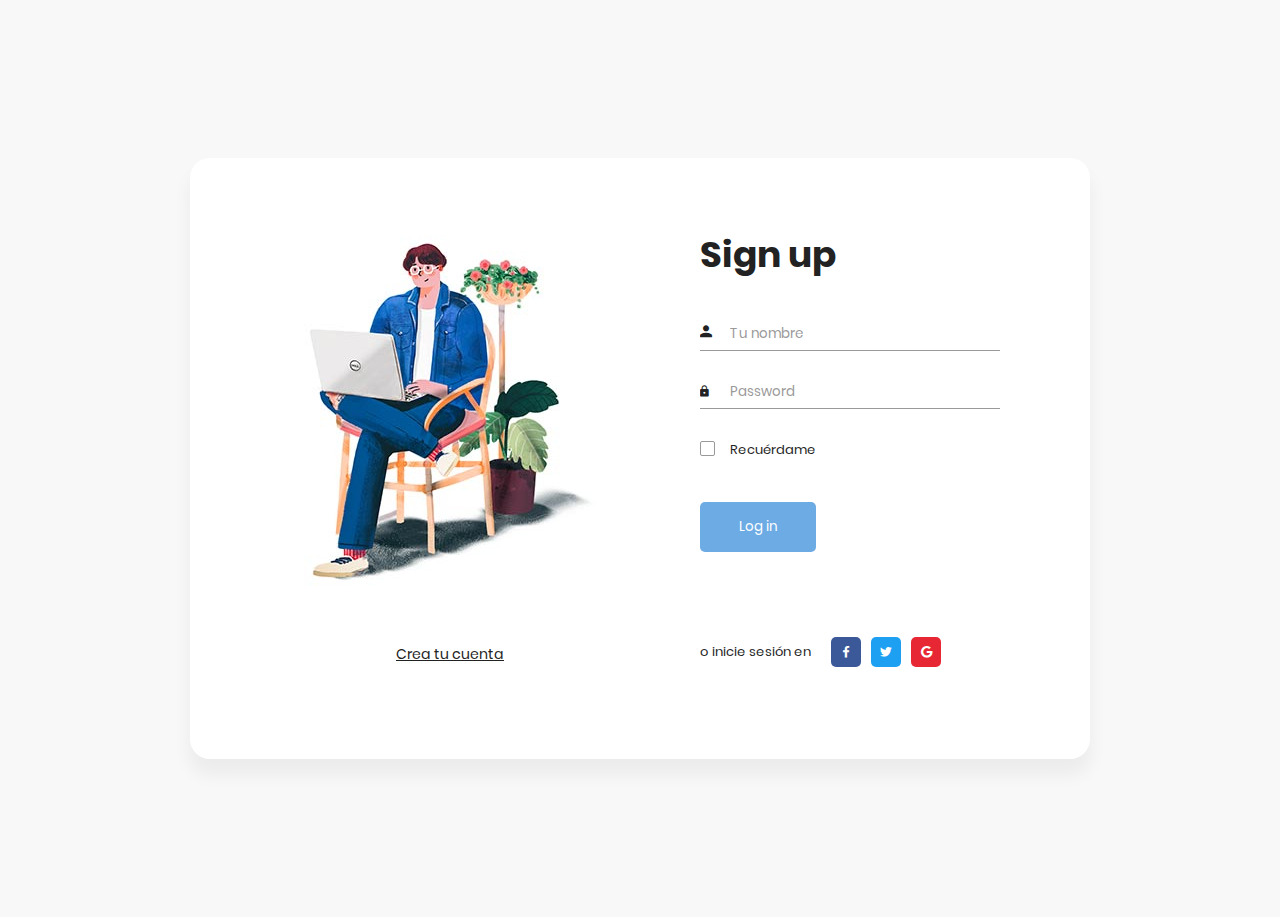
<file: public/login/index.html>
<!DOCTYPE html>
<html lang="es">
<head>
    <meta charset="UTF-8">
    <meta name="viewport" content="width=device-width, initial-scale=1.0">
    <meta http-equiv="X-UA-Compatible" content="ie=edge">
    <title>Nuevos Caminos</title>

    <!-- Font Icon -->
    <link rel="stylesheet" href="fonts/material-icon/css/material-design-iconic-font.min.css">

    <!-- Main css -->
    <link rel="stylesheet" href="css/style.css">
</head>
<body>

    <div class="main">
        <!-- Sing in  Form -->
        <section class="sign-in">
            <div class="container">
                <div class="signin-content">
                    <div class="signin-image">
                        <figure><img src="images/signin-image.jpg" alt="sing up image"></figure>
                        <a href="inscription.html" class="signup-image-link">Crea tu cuenta</a>
                    </div>

                    <div class="signin-form">
                        <h2 class="form-title">Sign up</h2>
                        <form method="POST" class="register-form" id="login-form">
                            <div class="form-group">
                                <label for="Tu_nombre"><i class="zmdi zmdi-account material-icons-name"></i></label>
                                <input type="text" name="Tu_nombre" id="Tu_nombre" placeholder="Tu nombre" required/>
                            </div>
                            <div class="form-group">
                                <label for="Tu_senha"><i class="zmdi zmdi-lock"></i></label>
                                <input type="password" name="Tu_senha" id="Tu_senha" placeholder="Password" required/>
                            </div>
                            <div class="form-group">
                                <input type="checkbox" name="remember-me" id="remember-me" class="agree-term" />
                                <label for="remember-me" class="label-agree-term"><span><span></span></span>Recuérdame</label>
                            </div>
                            <div class="form-group form-button">
                                <input type="submit" name="signin" id="signin" class="form-submit" value="Log in"/>
                            </div>
                        </form>
                        <div class="social-login">
                            <span class="social-label">o inicie sesión en</span>
                            <ul class="socials">
                                <li><a href="#"><i class="display-flex-center zmdi zmdi-facebook"></i></a></li>
                                <li><a href="#"><i class="display-flex-center zmdi zmdi-twitter"></i></a></li>
                                <li><a href="#"><i class="display-flex-center zmdi zmdi-google"></i></a></li>
                            </ul>
                        </div>
                    </div>
                </div>
            </div>
        </section>
    </div>
</body>
</html>
</file>
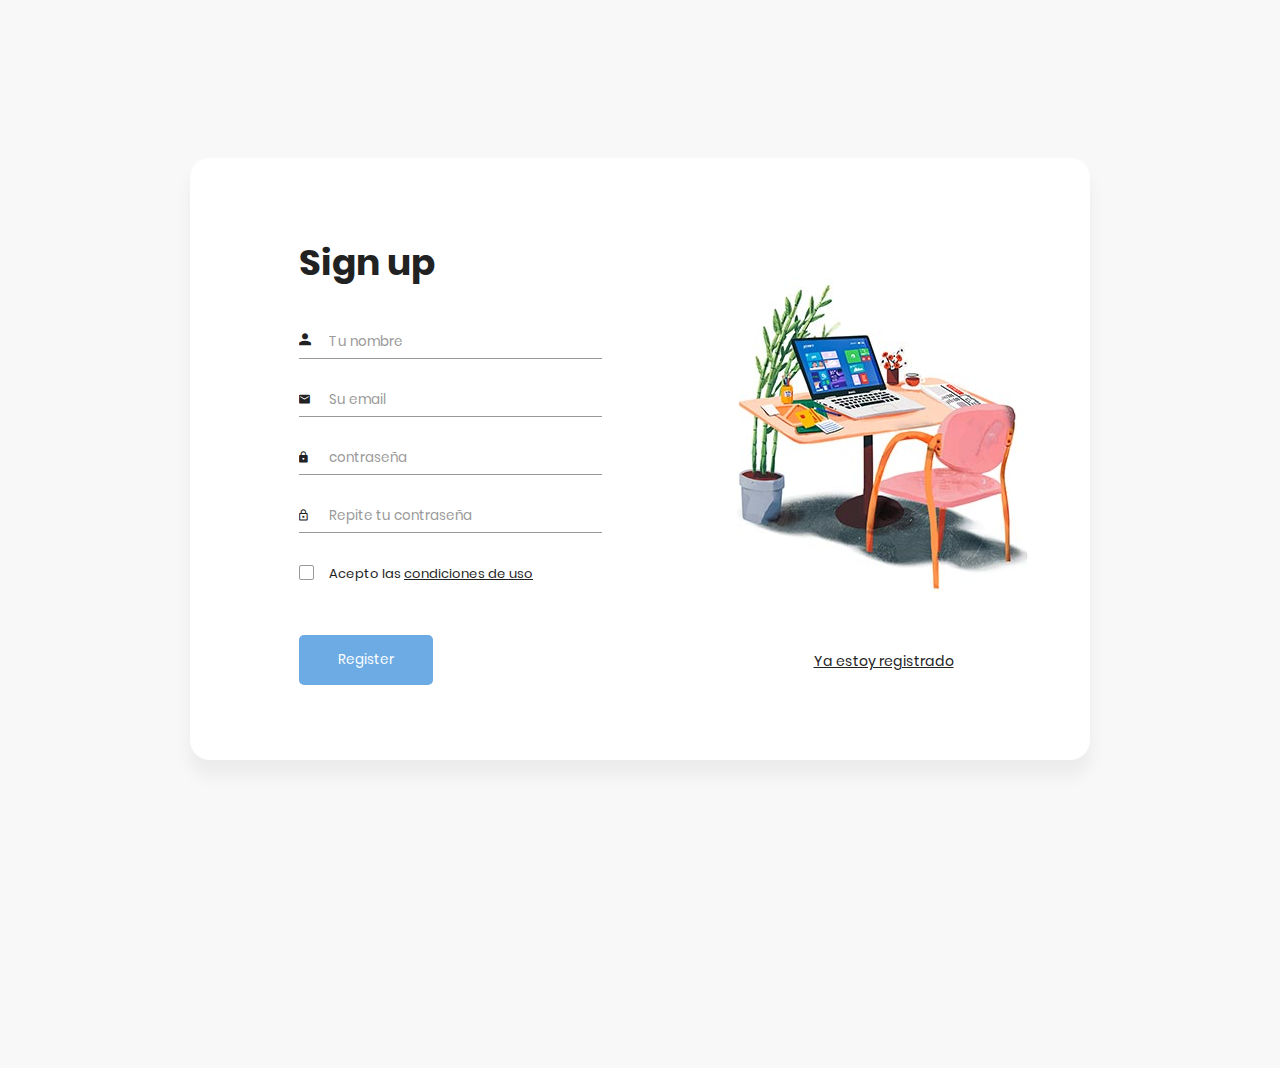
<file: public/login/inscription.html>
<!DOCTYPE html>
<html lang="es">
<head>
    <meta charset="UTF-8">
    <meta name="viewport" content="width=device-width, initial-scale=1.0">
    <meta http-equiv="X-UA-Compatible" content="ie=edge">
    <title>Nuevos Caminos</title>

    <!-- Font Icon -->
    <link rel="stylesheet" href="fonts/material-icon/css/material-design-iconic-font.min.css">

    <!-- Main css -->
    <link rel="stylesheet" href="css/style.css">
</head>
<body>

    <div class="main">

        <!-- Formulario de inscripción -->
        <section class="signup">
            <div class="container">
                <div class="signup-content">
                    <div class="signup-form">
                        <h2 class="form-title">Sign up</h2>
                        <form method="POST" class="register-form" id="register-form">
                            <div class="form-group">
                                <label for="nombre"><i class="zmdi zmdi-account material-icons-name"></i></label>
                                <input type="text" name="nombre" id="nombre" placeholder="Tu nombre" required/>
                            </div>
                            <div class="form-group">
                                <label for="email"><i class="zmdi zmdi-email"></i></label>
                                <input type="email" name="email" id="email" placeholder="Su email" required/>
                            </div>
                            <div class="form-group">
                                <label for="contraseña"><i class="zmdi zmdi-lock"></i></label>
                                <input type="password" name="contraseña" id="contraseña" placeholder="contraseña" required/>
                            </div>
                            <div class="form-group">
                                <label for="re-contraseña"><i class="zmdi zmdi-lock-outline"></i></label>
                                <input type="password" name="re_contraseña" id="re_contraseña" placeholder="Repite tu contraseña" required/>
                            </div>
                            <div class="form-group">
                                <input type="checkbox" name="agree-term" id="agree-term" class="agree-term" required/>
                                <label for="agree-term" class="label-agree-term"><span><span></span></span>Acepto las  <a href="#" class="term-service">condiciones de uso</a></label>
                            </div>
                            <div class="form-group form-button">
                                <input type="submit" name="signup" id="signup" class="form-submit" value="Register"/>
                            </div>
                        </form>
                    </div>
                    <div class="signup-image">
                        <figure><img src="images/signup-image.jpg" alt="sing up image"></figure>
                        <a href="index.html" class="signup-image-link">Ya estoy registrado</a>
                    </div>
                </div>
            </div>
        </section>

    </div>
</body>
</html>
</file>
<file: public/login/css/style.css>
/* @extend display-flex; */
display-flex, .display-flex, .display-flex-center, .signup-content, .signin-content, .social-login, .socials {
  display: flex;
  display: -webkit-flex; }

/* @extend list-type-ulli; */
list-type-ulli, .socials {
  list-style-type: none;
  margin: 0;
  padding: 0; }

/* poppins-300 - latin */
@font-face {
  font-family: 'Poppins';
  font-style: normal;
  font-weight: 300;
  src: url("../fonts/poppins/poppins-v5-latin-300.eot");
  /* IE9 Compat Modes */
  src: local("Poppins Light"), local("Poppins-Light"), url("../fonts/poppins/poppins-v5-latin-300.eot?#iefix") format("embedded-opentype"), url("../fonts/poppins/poppins-v5-latin-300.woff2") format("woff2"), url("../fonts/poppins/poppins-v5-latin-300.woff") format("woff"), url("../fonts/poppins/poppins-v5-latin-300.ttf") format("truetype"), url("../fonts/poppins/poppins-v5-latin-300.svg#Poppins") format("svg");
  /* Legacy iOS */ }
/* poppins-300italic - latin */
@font-face {
  font-family: 'Poppins';
  font-style: italic;
  font-weight: 300;
  src: url("../fonts/poppins/poppins-v5-latin-300italic.eot");
  /* IE9 Compat Modes */
  src: local("Poppins Light Italic"), local("Poppins-LightItalic"), url("../fonts/poppins/poppins-v5-latin-300italic.eot?#iefix") format("embedded-opentype"), url("../fonts/poppins/poppins-v5-latin-300italic.woff2") format("woff2"), url("../fonts/poppins/poppins-v5-latin-300italic.woff") format("woff"), url("../fonts/poppins/poppins-v5-latin-300italic.ttf") format("truetype"), url("../fonts/poppins/poppins-v5-latin-300italic.svg#Poppins") format("svg");
  /* Legacy iOS */ }
/* poppins-regular - latin */
@font-face {
  font-family: 'Poppins';
  font-style: normal;
  font-weight: 400;
  src: url("../fonts/poppins/poppins-v5-latin-regular.eot");
  /* IE9 Compat Modes */
  src: local("Poppins Regular"), local("Poppins-Regular"), url("../fonts/poppins/poppins-v5-latin-regular.eot?#iefix") format("embedded-opentype"), url("../fonts/poppins/poppins-v5-latin-regular.woff2") format("woff2"), url("../fonts/poppins/poppins-v5-latin-regular.woff") format("woff"), url("../fonts/poppins/poppins-v5-latin-regular.ttf") format("truetype"), url("../fonts/poppins/poppins-v5-latin-regular.svg#Poppins") format("svg");
  /* Legacy iOS */ }
/* poppins-italic - latin */
@font-face {
  font-family: 'Poppins';
  font-style: italic;
  font-weight: 400;
  src: url("../fonts/poppins/poppins-v5-latin-italic.eot");
  /* IE9 Compat Modes */
  src: local("Poppins Italic"), local("Poppins-Italic"), url("../fonts/poppins/poppins-v5-latin-italic.eot?#iefix") format("embedded-opentype"), url("../fonts/poppins/poppins-v5-latin-italic.woff2") format("woff2"), url("../fonts/poppins/poppins-v5-latin-italic.woff") format("woff"), url("../fonts/poppins/poppins-v5-latin-italic.ttf") format("truetype"), url("../fonts/poppins/poppins-v5-latin-italic.svg#Poppins") format("svg");
  /* Legacy iOS */ }
/* poppins-500 - latin */
@font-face {
  font-family: 'Poppins';
  font-style: normal;
  font-weight: 500;
  src: url("../fonts/poppins/poppins-v5-latin-500.eot");
  /* IE9 Compat Modes */
  src: local("Poppins Medium"), local("Poppins-Medium"), url("../fonts/poppins/poppins-v5-latin-500.eot?#iefix") format("embedded-opentype"), url("../fonts/poppins/poppins-v5-latin-500.woff2") format("woff2"), url("../fonts/poppins/poppins-v5-latin-500.woff") format("woff"), url("../fonts/poppins/poppins-v5-latin-500.ttf") format("truetype"), url("../fonts/poppins/poppins-v5-latin-500.svg#Poppins") format("svg");
  /* Legacy iOS */ }
/* poppins-500italic - latin */
@font-face {
  font-family: 'Poppins';
  font-style: italic;
  font-weight: 500;
  src: url("../fonts/poppins/poppins-v5-latin-500italic.eot");
  /* IE9 Compat Modes */
  src: local("Poppins Medium Italic"), local("Poppins-MediumItalic"), url("../fonts/poppins/poppins-v5-latin-500italic.eot?#iefix") format("embedded-opentype"), url("../fonts/poppins/poppins-v5-latin-500italic.woff2") format("woff2"), url("../fonts/poppins/poppins-v5-latin-500italic.woff") format("woff"), url("../fonts/poppins/poppins-v5-latin-500italic.ttf") format("truetype"), url("../fonts/poppins/poppins-v5-latin-500italic.svg#Poppins") format("svg");
  /* Legacy iOS */ }
/* poppins-600 - latin */
@font-face {
  font-family: 'Poppins';
  font-style: normal;
  font-weight: 600;
  src: url("../fonts/poppins/poppins-v5-latin-600.eot");
  /* IE9 Compat Modes */
  src: local("Poppins SemiBold"), local("Poppins-SemiBold"), url("../fonts/poppins/poppins-v5-latin-600.eot?#iefix") format("embedded-opentype"), url("../fonts/poppins/poppins-v5-latin-600.woff2") format("woff2"), url("../fonts/poppins/poppins-v5-latin-600.woff") format("woff"), url("../fonts/poppins/poppins-v5-latin-600.ttf") format("truetype"), url("../fonts/poppins/poppins-v5-latin-600.svg#Poppins") format("svg");
  /* Legacy iOS */ }
/* poppins-700 - latin */
@font-face {
  font-family: 'Poppins';
  font-style: normal;
  font-weight: 700;
  src: url("../fonts/poppins/poppins-v5-latin-700.eot");
  /* IE9 Compat Modes */
  src: local("Poppins Bold"), local("Poppins-Bold"), url("../fonts/poppins/poppins-v5-latin-700.eot?#iefix") format("embedded-opentype"), url("../fonts/poppins/poppins-v5-latin-700.woff2") format("woff2"), url("../fonts/poppins/poppins-v5-latin-700.woff") format("woff"), url("../fonts/poppins/poppins-v5-latin-700.ttf") format("truetype"), url("../fonts/poppins/poppins-v5-latin-700.svg#Poppins") format("svg");
  /* Legacy iOS */ }
/* poppins-700italic - latin */
@font-face {
  font-family: 'Poppins';
  font-style: italic;
  font-weight: 700;
  src: url("../fonts/poppins/poppins-v5-latin-700italic.eot");
  /* IE9 Compat Modes */
  src: local("Poppins Bold Italic"), local("Poppins-BoldItalic"), url("../fonts/poppins/poppins-v5-latin-700italic.eot?#iefix") format("embedded-opentype"), url("../fonts/poppins/poppins-v5-latin-700italic.woff2") format("woff2"), url("../fonts/poppins/poppins-v5-latin-700italic.woff") format("woff"), url("../fonts/poppins/poppins-v5-latin-700italic.ttf") format("truetype"), url("../fonts/poppins/poppins-v5-latin-700italic.svg#Poppins") format("svg");
  /* Legacy iOS */ }
/* poppins-800 - latin */
@font-face {
  font-family: 'Poppins';
  font-style: normal;
  font-weight: 800;
  src: url("../fonts/poppins/poppins-v5-latin-800.eot");
  /* IE9 Compat Modes */
  src: local("Poppins ExtraBold"), local("Poppins-ExtraBold"), url("../fonts/poppins/poppins-v5-latin-800.eot?#iefix") format("embedded-opentype"), url("../fonts/poppins/poppins-v5-latin-800.woff2") format("woff2"), url("../fonts/poppins/poppins-v5-latin-800.woff") format("woff"), url("../fonts/poppins/poppins-v5-latin-800.ttf") format("truetype"), url("../fonts/poppins/poppins-v5-latin-800.svg#Poppins") format("svg");
  /* Legacy iOS */ }
/* poppins-800italic - latin */
@font-face {
  font-family: 'Poppins';
  font-style: italic;
  font-weight: 800;
  src: url("../fonts/poppins/poppins-v5-latin-800italic.eot");
  /* IE9 Compat Modes */
  src: local("Poppins ExtraBold Italic"), local("Poppins-ExtraBoldItalic"), url("../fonts/poppins/poppins-v5-latin-800italic.eot?#iefix") format("embedded-opentype"), url("../fonts/poppins/poppins-v5-latin-800italic.woff2") format("woff2"), url("../fonts/poppins/poppins-v5-latin-800italic.woff") format("woff"), url("../fonts/poppins/poppins-v5-latin-800italic.ttf") format("truetype"), url("../fonts/poppins/poppins-v5-latin-800italic.svg#Poppins") format("svg");
  /* Legacy iOS */ }
/* poppins-900 - latin */
@font-face {
  font-family: 'Poppins';
  font-style: normal;
  font-weight: 900;
  src: url("../fonts/poppins/poppins-v5-latin-900.eot");
  /* IE9 Compat Modes */
  src: local("Poppins Black"), local("Poppins-Black"), url("../fonts/poppins/poppins-v5-latin-900.eot?#iefix") format("embedded-opentype"), url("../fonts/poppins/poppins-v5-latin-900.woff2") format("woff2"), url("../fonts/poppins/poppins-v5-latin-900.woff") format("woff"), url("../fonts/poppins/poppins-v5-latin-900.ttf") format("truetype"), url("../fonts/poppins/poppins-v5-latin-900.svg#Poppins") format("svg");
  /* Legacy iOS */ }
a:focus, a:active {
  text-decoration: none;
  outline: none;
  transition: all 300ms ease 0s;
  -moz-transition: all 300ms ease 0s;
  -webkit-transition: all 300ms ease 0s;
  -o-transition: all 300ms ease 0s;
  -ms-transition: all 300ms ease 0s; }

input, select, textarea {
  outline: none;
  appearance: unset !important;
  -moz-appearance: unset !important;
  -webkit-appearance: unset !important;
  -o-appearance: unset !important;
  -ms-appearance: unset !important; }

input::-webkit-outer-spin-button, input::-webkit-inner-spin-button {
  appearance: none !important;
  -moz-appearance: none !important;
  -webkit-appearance: none !important;
  -o-appearance: none !important;
  -ms-appearance: none !important;
  margin: 0; }

input:focus, select:focus, textarea:focus {
  outline: none;
  box-shadow: none !important;
  -moz-box-shadow: none !important;
  -webkit-box-shadow: none !important;
  -o-box-shadow: none !important;
  -ms-box-shadow: none !important; }

input[type=checkbox] {
  appearance: checkbox !important;
  -moz-appearance: checkbox !important;
  -webkit-appearance: checkbox !important;
  -o-appearance: checkbox !important;
  -ms-appearance: checkbox !important; }

input[type=radio] {
  appearance: radio !important;
  -moz-appearance: radio !important;
  -webkit-appearance: radio !important;
  -o-appearance: radio !important;
  -ms-appearance: radio !important; }

img {
  max-width: 100%;
  height: auto; }

figure {
  margin: 0; }

p {
  margin-bottom: 0px;
  font-size: 15px;
  color: #777; }

h2 {
  line-height: 1.66;
  margin: 0;
  padding: 0;
  font-weight: bold;
  color: #222;
  font-family: Poppins;
  font-size: 36px; }

.main {
  background: #f8f8f8;
  padding: 150px 0; }

.clear {
  clear: both; }

body {
  font-size: 13px;
  line-height: 1.8;
  color: #222;
  background: #f8f8f8;
  font-weight: 400;
  font-family: Poppins; }

.container {
  width: 900px;
  background: #ffffff;
  margin: 0 auto;
  box-shadow: 0px 15px 16.83px 0.17px rgba(0, 0, 0, 0.05);
  -moz-box-shadow: 0px 15px 16.83px 0.17px rgba(0, 0, 0, 0.05);
  -webkit-box-shadow: 0px 15px 16.83px 0.17px rgba(0, 0, 0, 0.05);
  -o-box-shadow: 0px 15px 16.83px 0.17px rgba(0, 0, 0, 0.05);
  -ms-box-shadow: 0px 15px 16.83px 0.17px rgba(0, 0, 0, 0.05);
  border-radius: 20px;
  -moz-border-radius: 20px;
  -webkit-border-radius: 20px;
  -o-border-radius: 20px;
  -ms-border-radius: 20px; }

.display-flex {
  justify-content: space-between;
  -moz-justify-content: space-between;
  -webkit-justify-content: space-between;
  -o-justify-content: space-between;
  -ms-justify-content: space-between;
  align-items: center;
  -moz-align-items: center;
  -webkit-align-items: center;
  -o-align-items: center;
  -ms-align-items: center; }

.display-flex-center {
  justify-content: center;
  -moz-justify-content: center;
  -webkit-justify-content: center;
  -o-justify-content: center;
  -ms-justify-content: center;
  align-items: center;
  -moz-align-items: center;
  -webkit-align-items: center;
  -o-align-items: center;
  -ms-align-items: center; }

.position-center {
  position: absolute;
  top: 50%;
  left: 50%;
  transform: translate(-50%, -50%);
  -moz-transform: translate(-50%, -50%);
  -webkit-transform: translate(-50%, -50%);
  -o-transform: translate(-50%, -50%);
  -ms-transform: translate(-50%, -50%); }

.signup {
  margin-bottom: 150px; }

.signup-content {
  padding: 75px 0; }

.signup-form, .signup-image, .signin-form, .signin-image {
  width: 50%;
  overflow: hidden; }

.signup-image {
  margin: 0 55px; }

.form-title {
  margin-bottom: 33px; }

.signup-image {
  margin-top: 45px; }

figure {
  margin-bottom: 50px;
  text-align: center; }

.form-submit {
  display: inline-block;
  background: #6dabe4;
  color: #fff;
  border-bottom: none;
  width: auto;
  padding: 15px 39px;
  border-radius: 5px;
  -moz-border-radius: 5px;
  -webkit-border-radius: 5px;
  -o-border-radius: 5px;
  -ms-border-radius: 5px;
  margin-top: 25px;
  cursor: pointer; }
  .form-submit:hover {
    background: #4292dc; }

#signin {
  margin-top: 16px; }

.signup-image-link {
  font-size: 14px;
  color: #222;
  display: block;
  text-align: center; }

.term-service {
  font-size: 13px;
  color: #222; }

.signup-form {
  margin-left: 75px;
  margin-right: 75px;
  padding-left: 34px; }

.register-form {
  width: 100%; }

.form-group {
  position: relative;
  margin-bottom: 25px;
  overflow: hidden; }
  .form-group:last-child {
    margin-bottom: 0px; }

input {
  width: 100%;
  display: block;
  border: none;
  border-bottom: 1px solid #999;
  padding: 6px 30px;
  font-family: Poppins;
  box-sizing: border-box; }
  input::-webkit-input-placeholder {
    color: #999; }
  input::-moz-placeholder {
    color: #999; }
  input:-ms-input-placeholder {
    color: #999; }
  input:-moz-placeholder {
    color: #999; }
  input:focus {
    border-bottom: 1px solid #222; }
    input:focus::-webkit-input-placeholder {
      color: #222; }
    input:focus::-moz-placeholder {
      color: #222; }
    input:focus:-ms-input-placeholder {
      color: #222; }
    input:focus:-moz-placeholder {
      color: #222; }

input[type=checkbox]:not(old) {
  width: 2em;
  margin: 0;
  padding: 0;
  font-size: 1em;
  display: none; }

input[type=checkbox]:not(old) + label {
  display: inline-block;
  line-height: 1.5em;
  margin-top: 6px; }

input[type=checkbox]:not(old) + label > span {
  display: inline-block;
  width: 13px;
  height: 13px;
  margin-right: 15px;
  margin-bottom: 3px;
  border: 1px solid #999;
  border-radius: 2px;
  -moz-border-radius: 2px;
  -webkit-border-radius: 2px;
  -o-border-radius: 2px;
  -ms-border-radius: 2px;
  background: white;
  background-image: -moz-linear-gradient(white, white);
  background-image: -ms-linear-gradient(white, white);
  background-image: -o-linear-gradient(white, white);
  background-image: -webkit-linear-gradient(white, white);
  background-image: linear-gradient(white, white);
  vertical-align: bottom; }

input[type=checkbox]:not(old):checked + label > span {
  background-image: -moz-linear-gradient(white, white);
  background-image: -ms-linear-gradient(white, white);
  background-image: -o-linear-gradient(white, white);
  background-image: -webkit-linear-gradient(white, white);
  background-image: linear-gradient(white, white); }

input[type=checkbox]:not(old):checked + label > span:before {
  content: '\f26b';
  display: block;
  color: #222;
  font-size: 11px;
  line-height: 1.2;
  text-align: center;
  font-family: 'Material-Design-Iconic-Font';
  font-weight: bold; }

.agree-term {
  display: inline-block;
  width: auto; }

label {
  position: absolute;
  left: 0;
  top: 50%;
  transform: translateY(-50%);
  -moz-transform: translateY(-50%);
  -webkit-transform: translateY(-50%);
  -o-transform: translateY(-50%);
  -ms-transform: translateY(-50%);
  color: #222; }

.label-has-error {
  top: 22%; }

label.error {
  position: relative;
  background: url("../images/unchecked.gif") no-repeat;
  background-position-y: 3px;
  padding-left: 20px;
  display: block;
  margin-top: 20px; }

label.valid {
  display: block;
  position: absolute;
  right: 0;
  left: auto;
  margin-top: -6px;
  width: 20px;
  height: 20px;
  background: transparent; }
  label.valid:after {
    font-family: 'Material-Design-Iconic-Font';
    content: '\f269';
    width: 100%;
    height: 100%;
    position: absolute;
    /* right: 0; */
    font-size: 16px;
    color: green; }

.label-agree-term {
  position: relative;
  top: 0%;
  transform: translateY(0);
  -moz-transform: translateY(0);
  -webkit-transform: translateY(0);
  -o-transform: translateY(0);
  -ms-transform: translateY(0); }

.material-icons-name {
  font-size: 18px; }

.signin-content {
  padding-top: 67px;
  padding-bottom: 87px; }

.social-login {
  align-items: center;
  -moz-align-items: center;
  -webkit-align-items: center;
  -o-align-items: center;
  -ms-align-items: center;
  margin-top: 80px; }

.social-label {
  display: inline-block;
  margin-right: 15px; }

.socials li {
  padding: 5px; }
  .socials li:last-child {
    margin-right: 0px; }
  .socials li a {
    text-decoration: none; }
    .socials li a i {
      width: 30px;
      height: 30px;
      color: #fff;
      font-size: 14px;
      border-radius: 5px;
      -moz-border-radius: 5px;
      -webkit-border-radius: 5px;
      -o-border-radius: 5px;
      -ms-border-radius: 5px;
      transform: translateZ(0);
      -moz-transform: translateZ(0);
      -webkit-transform: translateZ(0);
      -o-transform: translateZ(0);
      -ms-transform: translateZ(0);
      -webkit-transition-duration: 0.3s;
      transition-duration: 0.3s;
      -webkit-transition-property: transform;
      transition-property: transform;
      -webkit-transition-timing-function: ease-out;
      transition-timing-function: ease-out; }
  .socials li:hover a i {
    -webkit-transform: scale(1.3) translateZ(0);
    transform: scale(1.3) translateZ(0); }

.zmdi-facebook {
  background: #3b5998; }

.zmdi-twitter {
  background: #1da0f2; }

.zmdi-google {
  background: #e72734; }

.signin-form {
  margin-right: 90px;
  margin-left: 80px; }

.signin-image {
  margin-left: 110px;
  margin-right: 20px;
  margin-top: 10px; }

@media screen and (max-width: 1200px) {
  .container {
    width: calc( 100% - 30px);
    max-width: 100%; } }
@media screen and (min-width: 1024px) {
  .container {
    max-width: 1200px; } }
@media screen and (max-width: 768px) {
  .signup-content, .signin-content {
    flex-direction: column;
    -moz-flex-direction: column;
    -webkit-flex-direction: column;
    -o-flex-direction: column;
    -ms-flex-direction: column;
    justify-content: center;
    -moz-justify-content: center;
    -webkit-justify-content: center;
    -o-justify-content: center;
    -ms-justify-content: center; }

  .signup-form {
    margin-left: 0px;
    margin-right: 0px;
    padding-left: 0px;
    /* box-sizing: border-box; */
    padding: 0 30px; }

  .signin-image {
    margin-left: 0px;
    margin-right: 0px;
    margin-top: 50px;
    order: 2;
    -moz-order: 2;
    -webkit-order: 2;
    -o-order: 2;
    -ms-order: 2; }

  .signup-form, .signup-image, .signin-form, .signin-image {
    width: auto; }

  .social-login {
    justify-content: center;
    -moz-justify-content: center;
    -webkit-justify-content: center;
    -o-justify-content: center;
    -ms-justify-content: center; }

  .form-button {
    text-align: center; }

  .signin-form {
    order: 1;
    -moz-order: 1;
    -webkit-order: 1;
    -o-order: 1;
    -ms-order: 1;
    margin-right: 0px;
    margin-left: 0px;
    padding: 0 30px; }

  .form-title {
    text-align: center; } }
@media screen and (max-width: 400px) {
  .social-login {
    flex-direction: column;
    -moz-flex-direction: column;
    -webkit-flex-direction: column;
    -o-flex-direction: column;
    -ms-flex-direction: column; }

  .social-label {
    margin-right: 0px;
    margin-bottom: 10px; } }

/*# sourceMappingURL=style.css.map */
</file>
<file: public/login/fonts/material-icon/css/material-design-iconic-font.min.css>
@font-face{font-family:Material-Design-Iconic-Font;src:url(../fonts/Material-Design-Iconic-Font.woff2?v=2.2.0) format('woff2'),url(../fonts/Material-Design-Iconic-Font.woff?v=2.2.0) format('woff'),url(../fonts/Material-Design-Iconic-Font.ttf?v=2.2.0) format('truetype')}.zmdi{display:inline-block;font:normal normal normal 14px/1 'Material-Design-Iconic-Font';font-size:inherit;text-rendering:auto;-webkit-font-smoothing:antialiased;-moz-osx-font-smoothing:grayscale}.zmdi-hc-lg{font-size:1.33333333em;line-height:.75em;vertical-align:-15%}.zmdi-hc-2x{font-size:2em}.zmdi-hc-3x{font-size:3em}.zmdi-hc-4x{font-size:4em}.zmdi-hc-5x{font-size:5em}.zmdi-hc-fw{width:1.28571429em;text-align:center}.zmdi-hc-ul{padding-left:0;margin-left:2.14285714em;list-style-type:none}.zmdi-hc-ul>li{position:relative}.zmdi-hc-li{position:absolute;left:-2.14285714em;width:2.14285714em;top:.14285714em;text-align:center}.zmdi-hc-li.zmdi-hc-lg{left:-1.85714286em}.zmdi-hc-border{padding:.1em .25em;border:solid .1em #9e9e9e;border-radius:2px}.zmdi-hc-border-circle{padding:.1em .25em;border:solid .1em #9e9e9e;border-radius:50%}.zmdi.pull-left{float:left;margin-right:.15em}.zmdi.pull-right{float:right;margin-left:.15em}.zmdi-hc-spin{-webkit-animation:zmdi-spin 1.5s infinite linear;animation:zmdi-spin 1.5s infinite linear}.zmdi-hc-spin-reverse{-webkit-animation:zmdi-spin-reverse 1.5s infinite linear;animation:zmdi-spin-reverse 1.5s infinite linear}@-webkit-keyframes zmdi-spin{0%{-webkit-transform:rotate(0deg);transform:rotate(0deg)}100%{-webkit-transform:rotate(359deg);transform:rotate(359deg)}}@keyframes zmdi-spin{0%{-webkit-transform:rotate(0deg);transform:rotate(0deg)}100%{-webkit-transform:rotate(359deg);transform:rotate(359deg)}}@-webkit-keyframes zmdi-spin-reverse{0%{-webkit-transform:rotate(0deg);transform:rotate(0deg)}100%{-webkit-transform:rotate(-359deg);transform:rotate(-359deg)}}@keyframes zmdi-spin-reverse{0%{-webkit-transform:rotate(0deg);transform:rotate(0deg)}100%{-webkit-transform:rotate(-359deg);transform:rotate(-359deg)}}.zmdi-hc-rotate-90{-webkit-transform:rotate(90deg);-ms-transform:rotate(90deg);transform:rotate(90deg)}.zmdi-hc-rotate-180{-webkit-transform:rotate(180deg);-ms-transform:rotate(180deg);transform:rotate(180deg)}.zmdi-hc-rotate-270{-webkit-transform:rotate(270deg);-ms-transform:rotate(270deg);transform:rotate(270deg)}.zmdi-hc-flip-horizontal{-webkit-transform:scale(-1,1);-ms-transform:scale(-1,1);transform:scale(-1,1)}.zmdi-hc-flip-vertical{-webkit-transform:scale(1,-1);-ms-transform:scale(1,-1);transform:scale(1,-1)}.zmdi-hc-stack{position:relative;display:inline-block;width:2em;height:2em;line-height:2em;vertical-align:middle}.zmdi-hc-stack-1x,.zmdi-hc-stack-2x{position:absolute;left:0;width:100%;text-align:center}.zmdi-hc-stack-1x{line-height:inherit}.zmdi-hc-stack-2x{font-size:2em}.zmdi-hc-inverse{color:#fff}.zmdi-3d-rotation:before{content:'\f101'}.zmdi-airplane-off:before{content:'\f102'}.zmdi-airplane:before{content:'\f103'}.zmdi-album:before{content:'\f104'}.zmdi-archive:before{content:'\f105'}.zmdi-assignment-account:before{content:'\f106'}.zmdi-assignment-alert:before{content:'\f107'}.zmdi-assignment-check:before{content:'\f108'}.zmdi-assignment-o:before{content:'\f109'}.zmdi-assignment-return:before{content:'\f10a'}.zmdi-assignment-returned:before{content:'\f10b'}.zmdi-assignment:before{content:'\f10c'}.zmdi-attachment-alt:before{content:'\f10d'}.zmdi-attachment:before{content:'\f10e'}.zmdi-audio:before{content:'\f10f'}.zmdi-badge-check:before{content:'\f110'}.zmdi-balance-wallet:before{content:'\f111'}.zmdi-balance:before{content:'\f112'}.zmdi-battery-alert:before{content:'\f113'}.zmdi-battery-flash:before{content:'\f114'}.zmdi-battery-unknown:before{content:'\f115'}.zmdi-battery:before{content:'\f116'}.zmdi-bike:before{content:'\f117'}.zmdi-block-alt:before{content:'\f118'}.zmdi-block:before{content:'\f119'}.zmdi-boat:before{content:'\f11a'}.zmdi-book-image:before{content:'\f11b'}.zmdi-book:before{content:'\f11c'}.zmdi-bookmark-outline:before{content:'\f11d'}.zmdi-bookmark:before{content:'\f11e'}.zmdi-brush:before{content:'\f11f'}.zmdi-bug:before{content:'\f120'}.zmdi-bus:before{content:'\f121'}.zmdi-cake:before{content:'\f122'}.zmdi-car-taxi:before{content:'\f123'}.zmdi-car-wash:before{content:'\f124'}.zmdi-car:before{content:'\f125'}.zmdi-card-giftcard:before{content:'\f126'}.zmdi-card-membership:before{content:'\f127'}.zmdi-card-travel:before{content:'\f128'}.zmdi-card:before{content:'\f129'}.zmdi-case-check:before{content:'\f12a'}.zmdi-case-download:before{content:'\f12b'}.zmdi-case-play:before{content:'\f12c'}.zmdi-case:before{content:'\f12d'}.zmdi-cast-connected:before{content:'\f12e'}.zmdi-cast:before{content:'\f12f'}.zmdi-chart-donut:before{content:'\f130'}.zmdi-chart:before{content:'\f131'}.zmdi-city-alt:before{content:'\f132'}.zmdi-city:before{content:'\f133'}.zmdi-close-circle-o:before{content:'\f134'}.zmdi-close-circle:before{content:'\f135'}.zmdi-close:before{content:'\f136'}.zmdi-cocktail:before{content:'\f137'}.zmdi-code-setting:before{content:'\f138'}.zmdi-code-smartphone:before{content:'\f139'}.zmdi-code:before{content:'\f13a'}.zmdi-coffee:before{content:'\f13b'}.zmdi-collection-bookmark:before{content:'\f13c'}.zmdi-collection-case-play:before{content:'\f13d'}.zmdi-collection-folder-image:before{content:'\f13e'}.zmdi-collection-image-o:before{content:'\f13f'}.zmdi-collection-image:before{content:'\f140'}.zmdi-collection-item-1:before{content:'\f141'}.zmdi-collection-item-2:before{content:'\f142'}.zmdi-collection-item-3:before{content:'\f143'}.zmdi-collection-item-4:before{content:'\f144'}.zmdi-collection-item-5:before{content:'\f145'}.zmdi-collection-item-6:before{content:'\f146'}.zmdi-collection-item-7:before{content:'\f147'}.zmdi-collection-item-8:before{content:'\f148'}.zmdi-collection-item-9-plus:before{content:'\f149'}.zmdi-collection-item-9:before{content:'\f14a'}.zmdi-collection-item:before{content:'\f14b'}.zmdi-collection-music:before{content:'\f14c'}.zmdi-collection-pdf:before{content:'\f14d'}.zmdi-collection-plus:before{content:'\f14e'}.zmdi-collection-speaker:before{content:'\f14f'}.zmdi-collection-text:before{content:'\f150'}.zmdi-collection-video:before{content:'\f151'}.zmdi-compass:before{content:'\f152'}.zmdi-cutlery:before{content:'\f153'}.zmdi-delete:before{content:'\f154'}.zmdi-dialpad:before{content:'\f155'}.zmdi-dns:before{content:'\f156'}.zmdi-drink:before{content:'\f157'}.zmdi-edit:before{content:'\f158'}.zmdi-email-open:before{content:'\f159'}.zmdi-email:before{content:'\f15a'}.zmdi-eye-off:before{content:'\f15b'}.zmdi-eye:before{content:'\f15c'}.zmdi-eyedropper:before{content:'\f15d'}.zmdi-favorite-outline:before{content:'\f15e'}.zmdi-favorite:before{content:'\f15f'}.zmdi-filter-list:before{content:'\f160'}.zmdi-fire:before{content:'\f161'}.zmdi-flag:before{content:'\f162'}.zmdi-flare:before{content:'\f163'}.zmdi-flash-auto:before{content:'\f164'}.zmdi-flash-off:before{content:'\f165'}.zmdi-flash:before{content:'\f166'}.zmdi-flip:before{content:'\f167'}.zmdi-flower-alt:before{content:'\f168'}.zmdi-flower:before{content:'\f169'}.zmdi-font:before{content:'\f16a'}.zmdi-fullscreen-alt:before{content:'\f16b'}.zmdi-fullscreen-exit:before{content:'\f16c'}.zmdi-fullscreen:before{content:'\f16d'}.zmdi-functions:before{content:'\f16e'}.zmdi-gas-station:before{content:'\f16f'}.zmdi-gesture:before{content:'\f170'}.zmdi-globe-alt:before{content:'\f171'}.zmdi-globe-lock:before{content:'\f172'}.zmdi-globe:before{content:'\f173'}.zmdi-graduation-cap:before{content:'\f174'}.zmdi-home:before{content:'\f175'}.zmdi-hospital-alt:before{content:'\f176'}.zmdi-hospital:before{content:'\f177'}.zmdi-hotel:before{content:'\f178'}.zmdi-hourglass-alt:before{content:'\f179'}.zmdi-hourglass-outline:before{content:'\f17a'}.zmdi-hourglass:before{content:'\f17b'}.zmdi-http:before{content:'\f17c'}.zmdi-image-alt:before{content:'\f17d'}.zmdi-image-o:before{content:'\f17e'}.zmdi-image:before{content:'\f17f'}.zmdi-inbox:before{content:'\f180'}.zmdi-invert-colors-off:before{content:'\f181'}.zmdi-invert-colors:before{content:'\f182'}.zmdi-key:before{content:'\f183'}.zmdi-label-alt-outline:before{content:'\f184'}.zmdi-label-alt:before{content:'\f185'}.zmdi-label-heart:before{content:'\f186'}.zmdi-label:before{content:'\f187'}.zmdi-labels:before{content:'\f188'}.zmdi-lamp:before{content:'\f189'}.zmdi-landscape:before{content:'\f18a'}.zmdi-layers-off:before{content:'\f18b'}.zmdi-layers:before{content:'\f18c'}.zmdi-library:before{content:'\f18d'}.zmdi-link:before{content:'\f18e'}.zmdi-lock-open:before{content:'\f18f'}.zmdi-lock-outline:before{content:'\f190'}.zmdi-lock:before{content:'\f191'}.zmdi-mail-reply-all:before{content:'\f192'}.zmdi-mail-reply:before{content:'\f193'}.zmdi-mail-send:before{content:'\f194'}.zmdi-mall:before{content:'\f195'}.zmdi-map:before{content:'\f196'}.zmdi-menu:before{content:'\f197'}.zmdi-money-box:before{content:'\f198'}.zmdi-money-off:before{content:'\f199'}.zmdi-money:before{content:'\f19a'}.zmdi-more-vert:before{content:'\f19b'}.zmdi-more:before{content:'\f19c'}.zmdi-movie-alt:before{content:'\f19d'}.zmdi-movie:before{content:'\f19e'}.zmdi-nature-people:before{content:'\f19f'}.zmdi-nature:before{content:'\f1a0'}.zmdi-navigation:before{content:'\f1a1'}.zmdi-open-in-browser:before{content:'\f1a2'}.zmdi-open-in-new:before{content:'\f1a3'}.zmdi-palette:before{content:'\f1a4'}.zmdi-parking:before{content:'\f1a5'}.zmdi-pin-account:before{content:'\f1a6'}.zmdi-pin-assistant:before{content:'\f1a7'}.zmdi-pin-drop:before{content:'\f1a8'}.zmdi-pin-help:before{content:'\f1a9'}.zmdi-pin-off:before{content:'\f1aa'}.zmdi-pin:before{content:'\f1ab'}.zmdi-pizza:before{content:'\f1ac'}.zmdi-plaster:before{content:'\f1ad'}.zmdi-power-setting:before{content:'\f1ae'}.zmdi-power:before{content:'\f1af'}.zmdi-print:before{content:'\f1b0'}.zmdi-puzzle-piece:before{content:'\f1b1'}.zmdi-quote:before{content:'\f1b2'}.zmdi-railway:before{content:'\f1b3'}.zmdi-receipt:before{content:'\f1b4'}.zmdi-refresh-alt:before{content:'\f1b5'}.zmdi-refresh-sync-alert:before{content:'\f1b6'}.zmdi-refresh-sync-off:before{content:'\f1b7'}.zmdi-refresh-sync:before{content:'\f1b8'}.zmdi-refresh:before{content:'\f1b9'}.zmdi-roller:before{content:'\f1ba'}.zmdi-ruler:before{content:'\f1bb'}.zmdi-scissors:before{content:'\f1bc'}.zmdi-screen-rotation-lock:before{content:'\f1bd'}.zmdi-screen-rotation:before{content:'\f1be'}.zmdi-search-for:before{content:'\f1bf'}.zmdi-search-in-file:before{content:'\f1c0'}.zmdi-search-in-page:before{content:'\f1c1'}.zmdi-search-replace:before{content:'\f1c2'}.zmdi-search:before{content:'\f1c3'}.zmdi-seat:before{content:'\f1c4'}.zmdi-settings-square:before{content:'\f1c5'}.zmdi-settings:before{content:'\f1c6'}.zmdi-shield-check:before{content:'\f1c7'}.zmdi-shield-security:before{content:'\f1c8'}.zmdi-shopping-basket:before{content:'\f1c9'}.zmdi-shopping-cart-plus:before{content:'\f1ca'}.zmdi-shopping-cart:before{content:'\f1cb'}.zmdi-sign-in:before{content:'\f1cc'}.zmdi-sort-amount-asc:before{content:'\f1cd'}.zmdi-sort-amount-desc:before{content:'\f1ce'}.zmdi-sort-asc:before{content:'\f1cf'}.zmdi-sort-desc:before{content:'\f1d0'}.zmdi-spellcheck:before{content:'\f1d1'}.zmdi-storage:before{content:'\f1d2'}.zmdi-store-24:before{content:'\f1d3'}.zmdi-store:before{content:'\f1d4'}.zmdi-subway:before{content:'\f1d5'}.zmdi-sun:before{content:'\f1d6'}.zmdi-tab-unselected:before{content:'\f1d7'}.zmdi-tab:before{content:'\f1d8'}.zmdi-tag-close:before{content:'\f1d9'}.zmdi-tag-more:before{content:'\f1da'}.zmdi-tag:before{content:'\f1db'}.zmdi-thumb-down:before{content:'\f1dc'}.zmdi-thumb-up-down:before{content:'\f1dd'}.zmdi-thumb-up:before{content:'\f1de'}.zmdi-ticket-star:before{content:'\f1df'}.zmdi-toll:before{content:'\f1e0'}.zmdi-toys:before{content:'\f1e1'}.zmdi-traffic:before{content:'\f1e2'}.zmdi-translate:before{content:'\f1e3'}.zmdi-triangle-down:before{content:'\f1e4'}.zmdi-triangle-up:before{content:'\f1e5'}.zmdi-truck:before{content:'\f1e6'}.zmdi-turning-sign:before{content:'\f1e7'}.zmdi-wallpaper:before{content:'\f1e8'}.zmdi-washing-machine:before{content:'\f1e9'}.zmdi-window-maximize:before{content:'\f1ea'}.zmdi-window-minimize:before{content:'\f1eb'}.zmdi-window-restore:before{content:'\f1ec'}.zmdi-wrench:before{content:'\f1ed'}.zmdi-zoom-in:before{content:'\f1ee'}.zmdi-zoom-out:before{content:'\f1ef'}.zmdi-alert-circle-o:before{content:'\f1f0'}.zmdi-alert-circle:before{content:'\f1f1'}.zmdi-alert-octagon:before{content:'\f1f2'}.zmdi-alert-polygon:before{content:'\f1f3'}.zmdi-alert-triangle:before{content:'\f1f4'}.zmdi-help-outline:before{content:'\f1f5'}.zmdi-help:before{content:'\f1f6'}.zmdi-info-outline:before{content:'\f1f7'}.zmdi-info:before{content:'\f1f8'}.zmdi-notifications-active:before{content:'\f1f9'}.zmdi-notifications-add:before{content:'\f1fa'}.zmdi-notifications-none:before{content:'\f1fb'}.zmdi-notifications-off:before{content:'\f1fc'}.zmdi-notifications-paused:before{content:'\f1fd'}.zmdi-notifications:before{content:'\f1fe'}.zmdi-account-add:before{content:'\f1ff'}.zmdi-account-box-mail:before{content:'\f200'}.zmdi-account-box-o:before{content:'\f201'}.zmdi-account-box-phone:before{content:'\f202'}.zmdi-account-box:before{content:'\f203'}.zmdi-account-calendar:before{content:'\f204'}.zmdi-account-circle:before{content:'\f205'}.zmdi-account-o:before{content:'\f206'}.zmdi-account:before{content:'\f207'}.zmdi-accounts-add:before{content:'\f208'}.zmdi-accounts-alt:before{content:'\f209'}.zmdi-accounts-list-alt:before{content:'\f20a'}.zmdi-accounts-list:before{content:'\f20b'}.zmdi-accounts-outline:before{content:'\f20c'}.zmdi-accounts:before{content:'\f20d'}.zmdi-face:before{content:'\f20e'}.zmdi-female:before{content:'\f20f'}.zmdi-male-alt:before{content:'\f210'}.zmdi-male-female:before{content:'\f211'}.zmdi-male:before{content:'\f212'}.zmdi-mood-bad:before{content:'\f213'}.zmdi-mood:before{content:'\f214'}.zmdi-run:before{content:'\f215'}.zmdi-walk:before{content:'\f216'}.zmdi-cloud-box:before{content:'\f217'}.zmdi-cloud-circle:before{content:'\f218'}.zmdi-cloud-done:before{content:'\f219'}.zmdi-cloud-download:before{content:'\f21a'}.zmdi-cloud-off:before{content:'\f21b'}.zmdi-cloud-outline-alt:before{content:'\f21c'}.zmdi-cloud-outline:before{content:'\f21d'}.zmdi-cloud-upload:before{content:'\f21e'}.zmdi-cloud:before{content:'\f21f'}.zmdi-download:before{content:'\f220'}.zmdi-file-plus:before{content:'\f221'}.zmdi-file-text:before{content:'\f222'}.zmdi-file:before{content:'\f223'}.zmdi-folder-outline:before{content:'\f224'}.zmdi-folder-person:before{content:'\f225'}.zmdi-folder-star-alt:before{content:'\f226'}.zmdi-folder-star:before{content:'\f227'}.zmdi-folder:before{content:'\f228'}.zmdi-gif:before{content:'\f229'}.zmdi-upload:before{content:'\f22a'}.zmdi-border-all:before{content:'\f22b'}.zmdi-border-bottom:before{content:'\f22c'}.zmdi-border-clear:before{content:'\f22d'}.zmdi-border-color:before{content:'\f22e'}.zmdi-border-horizontal:before{content:'\f22f'}.zmdi-border-inner:before{content:'\f230'}.zmdi-border-left:before{content:'\f231'}.zmdi-border-outer:before{content:'\f232'}.zmdi-border-right:before{content:'\f233'}.zmdi-border-style:before{content:'\f234'}.zmdi-border-top:before{content:'\f235'}.zmdi-border-vertical:before{content:'\f236'}.zmdi-copy:before{content:'\f237'}.zmdi-crop:before{content:'\f238'}.zmdi-format-align-center:before{content:'\f239'}.zmdi-format-align-justify:before{content:'\f23a'}.zmdi-format-align-left:before{content:'\f23b'}.zmdi-format-align-right:before{content:'\f23c'}.zmdi-format-bold:before{content:'\f23d'}.zmdi-format-clear-all:before{content:'\f23e'}.zmdi-format-clear:before{content:'\f23f'}.zmdi-format-color-fill:before{content:'\f240'}.zmdi-format-color-reset:before{content:'\f241'}.zmdi-format-color-text:before{content:'\f242'}.zmdi-format-indent-decrease:before{content:'\f243'}.zmdi-format-indent-increase:before{content:'\f244'}.zmdi-format-italic:before{content:'\f245'}.zmdi-format-line-spacing:before{content:'\f246'}.zmdi-format-list-bulleted:before{content:'\f247'}.zmdi-format-list-numbered:before{content:'\f248'}.zmdi-format-ltr:before{content:'\f249'}.zmdi-format-rtl:before{content:'\f24a'}.zmdi-format-size:before{content:'\f24b'}.zmdi-format-strikethrough-s:before{content:'\f24c'}.zmdi-format-strikethrough:before{content:'\f24d'}.zmdi-format-subject:before{content:'\f24e'}.zmdi-format-underlined:before{content:'\f24f'}.zmdi-format-valign-bottom:before{content:'\f250'}.zmdi-format-valign-center:before{content:'\f251'}.zmdi-format-valign-top:before{content:'\f252'}.zmdi-redo:before{content:'\f253'}.zmdi-select-all:before{content:'\f254'}.zmdi-space-bar:before{content:'\f255'}.zmdi-text-format:before{content:'\f256'}.zmdi-transform:before{content:'\f257'}.zmdi-undo:before{content:'\f258'}.zmdi-wrap-text:before{content:'\f259'}.zmdi-comment-alert:before{content:'\f25a'}.zmdi-comment-alt-text:before{content:'\f25b'}.zmdi-comment-alt:before{content:'\f25c'}.zmdi-comment-edit:before{content:'\f25d'}.zmdi-comment-image:before{content:'\f25e'}.zmdi-comment-list:before{content:'\f25f'}.zmdi-comment-more:before{content:'\f260'}.zmdi-comment-outline:before{content:'\f261'}.zmdi-comment-text-alt:before{content:'\f262'}.zmdi-comment-text:before{content:'\f263'}.zmdi-comment-video:before{content:'\f264'}.zmdi-comment:before{content:'\f265'}.zmdi-comments:before{content:'\f266'}.zmdi-check-all:before{content:'\f267'}.zmdi-check-circle-u:before{content:'\f268'}.zmdi-check-circle:before{content:'\f269'}.zmdi-check-square:before{content:'\f26a'}.zmdi-check:before{content:'\f26b'}.zmdi-circle-o:before{content:'\f26c'}.zmdi-circle:before{content:'\f26d'}.zmdi-dot-circle-alt:before{content:'\f26e'}.zmdi-dot-circle:before{content:'\f26f'}.zmdi-minus-circle-outline:before{content:'\f270'}.zmdi-minus-circle:before{content:'\f271'}.zmdi-minus-square:before{content:'\f272'}.zmdi-minus:before{content:'\f273'}.zmdi-plus-circle-o-duplicate:before{content:'\f274'}.zmdi-plus-circle-o:before{content:'\f275'}.zmdi-plus-circle:before{content:'\f276'}.zmdi-plus-square:before{content:'\f277'}.zmdi-plus:before{content:'\f278'}.zmdi-square-o:before{content:'\f279'}.zmdi-star-circle:before{content:'\f27a'}.zmdi-star-half:before{content:'\f27b'}.zmdi-star-outline:before{content:'\f27c'}.zmdi-star:before{content:'\f27d'}.zmdi-bluetooth-connected:before{content:'\f27e'}.zmdi-bluetooth-off:before{content:'\f27f'}.zmdi-bluetooth-search:before{content:'\f280'}.zmdi-bluetooth-setting:before{content:'\f281'}.zmdi-bluetooth:before{content:'\f282'}.zmdi-camera-add:before{content:'\f283'}.zmdi-camera-alt:before{content:'\f284'}.zmdi-camera-bw:before{content:'\f285'}.zmdi-camera-front:before{content:'\f286'}.zmdi-camera-mic:before{content:'\f287'}.zmdi-camera-party-mode:before{content:'\f288'}.zmdi-camera-rear:before{content:'\f289'}.zmdi-camera-roll:before{content:'\f28a'}.zmdi-camera-switch:before{content:'\f28b'}.zmdi-camera:before{content:'\f28c'}.zmdi-card-alert:before{content:'\f28d'}.zmdi-card-off:before{content:'\f28e'}.zmdi-card-sd:before{content:'\f28f'}.zmdi-card-sim:before{content:'\f290'}.zmdi-desktop-mac:before{content:'\f291'}.zmdi-desktop-windows:before{content:'\f292'}.zmdi-device-hub:before{content:'\f293'}.zmdi-devices-off:before{content:'\f294'}.zmdi-devices:before{content:'\f295'}.zmdi-dock:before{content:'\f296'}.zmdi-floppy:before{content:'\f297'}.zmdi-gamepad:before{content:'\f298'}.zmdi-gps-dot:before{content:'\f299'}.zmdi-gps-off:before{content:'\f29a'}.zmdi-gps:before{content:'\f29b'}.zmdi-headset-mic:before{content:'\f29c'}.zmdi-headset:before{content:'\f29d'}.zmdi-input-antenna:before{content:'\f29e'}.zmdi-input-composite:before{content:'\f29f'}.zmdi-input-hdmi:before{content:'\f2a0'}.zmdi-input-power:before{content:'\f2a1'}.zmdi-input-svideo:before{content:'\f2a2'}.zmdi-keyboard-hide:before{content:'\f2a3'}.zmdi-keyboard:before{content:'\f2a4'}.zmdi-laptop-chromebook:before{content:'\f2a5'}.zmdi-laptop-mac:before{content:'\f2a6'}.zmdi-laptop:before{content:'\f2a7'}.zmdi-mic-off:before{content:'\f2a8'}.zmdi-mic-outline:before{content:'\f2a9'}.zmdi-mic-setting:before{content:'\f2aa'}.zmdi-mic:before{content:'\f2ab'}.zmdi-mouse:before{content:'\f2ac'}.zmdi-network-alert:before{content:'\f2ad'}.zmdi-network-locked:before{content:'\f2ae'}.zmdi-network-off:before{content:'\f2af'}.zmdi-network-outline:before{content:'\f2b0'}.zmdi-network-setting:before{content:'\f2b1'}.zmdi-network:before{content:'\f2b2'}.zmdi-phone-bluetooth:before{content:'\f2b3'}.zmdi-phone-end:before{content:'\f2b4'}.zmdi-phone-forwarded:before{content:'\f2b5'}.zmdi-phone-in-talk:before{content:'\f2b6'}.zmdi-phone-locked:before{content:'\f2b7'}.zmdi-phone-missed:before{content:'\f2b8'}.zmdi-phone-msg:before{content:'\f2b9'}.zmdi-phone-paused:before{content:'\f2ba'}.zmdi-phone-ring:before{content:'\f2bb'}.zmdi-phone-setting:before{content:'\f2bc'}.zmdi-phone-sip:before{content:'\f2bd'}.zmdi-phone:before{content:'\f2be'}.zmdi-portable-wifi-changes:before{content:'\f2bf'}.zmdi-portable-wifi-off:before{content:'\f2c0'}.zmdi-portable-wifi:before{content:'\f2c1'}.zmdi-radio:before{content:'\f2c2'}.zmdi-reader:before{content:'\f2c3'}.zmdi-remote-control-alt:before{content:'\f2c4'}.zmdi-remote-control:before{content:'\f2c5'}.zmdi-router:before{content:'\f2c6'}.zmdi-scanner:before{content:'\f2c7'}.zmdi-smartphone-android:before{content:'\f2c8'}.zmdi-smartphone-download:before{content:'\f2c9'}.zmdi-smartphone-erase:before{content:'\f2ca'}.zmdi-smartphone-info:before{content:'\f2cb'}.zmdi-smartphone-iphone:before{content:'\f2cc'}.zmdi-smartphone-landscape-lock:before{content:'\f2cd'}.zmdi-smartphone-landscape:before{content:'\f2ce'}.zmdi-smartphone-lock:before{content:'\f2cf'}.zmdi-smartphone-portrait-lock:before{content:'\f2d0'}.zmdi-smartphone-ring:before{content:'\f2d1'}.zmdi-smartphone-setting:before{content:'\f2d2'}.zmdi-smartphone-setup:before{content:'\f2d3'}.zmdi-smartphone:before{content:'\f2d4'}.zmdi-speaker:before{content:'\f2d5'}.zmdi-tablet-android:before{content:'\f2d6'}.zmdi-tablet-mac:before{content:'\f2d7'}.zmdi-tablet:before{content:'\f2d8'}.zmdi-tv-alt-play:before{content:'\f2d9'}.zmdi-tv-list:before{content:'\f2da'}.zmdi-tv-play:before{content:'\f2db'}.zmdi-tv:before{content:'\f2dc'}.zmdi-usb:before{content:'\f2dd'}.zmdi-videocam-off:before{content:'\f2de'}.zmdi-videocam-switch:before{content:'\f2df'}.zmdi-videocam:before{content:'\f2e0'}.zmdi-watch:before{content:'\f2e1'}.zmdi-wifi-alt-2:before{content:'\f2e2'}.zmdi-wifi-alt:before{content:'\f2e3'}.zmdi-wifi-info:before{content:'\f2e4'}.zmdi-wifi-lock:before{content:'\f2e5'}.zmdi-wifi-off:before{content:'\f2e6'}.zmdi-wifi-outline:before{content:'\f2e7'}.zmdi-wifi:before{content:'\f2e8'}.zmdi-arrow-left-bottom:before{content:'\f2e9'}.zmdi-arrow-left:before{content:'\f2ea'}.zmdi-arrow-merge:before{content:'\f2eb'}.zmdi-arrow-missed:before{content:'\f2ec'}.zmdi-arrow-right-top:before{content:'\f2ed'}.zmdi-arrow-right:before{content:'\f2ee'}.zmdi-arrow-split:before{content:'\f2ef'}.zmdi-arrows:before{content:'\f2f0'}.zmdi-caret-down-circle:before{content:'\f2f1'}.zmdi-caret-down:before{content:'\f2f2'}.zmdi-caret-left-circle:before{content:'\f2f3'}.zmdi-caret-left:before{content:'\f2f4'}.zmdi-caret-right-circle:before{content:'\f2f5'}.zmdi-caret-right:before{content:'\f2f6'}.zmdi-caret-up-circle:before{content:'\f2f7'}.zmdi-caret-up:before{content:'\f2f8'}.zmdi-chevron-down:before{content:'\f2f9'}.zmdi-chevron-left:before{content:'\f2fa'}.zmdi-chevron-right:before{content:'\f2fb'}.zmdi-chevron-up:before{content:'\f2fc'}.zmdi-forward:before{content:'\f2fd'}.zmdi-long-arrow-down:before{content:'\f2fe'}.zmdi-long-arrow-left:before{content:'\f2ff'}.zmdi-long-arrow-return:before{content:'\f300'}.zmdi-long-arrow-right:before{content:'\f301'}.zmdi-long-arrow-tab:before{content:'\f302'}.zmdi-long-arrow-up:before{content:'\f303'}.zmdi-rotate-ccw:before{content:'\f304'}.zmdi-rotate-cw:before{content:'\f305'}.zmdi-rotate-left:before{content:'\f306'}.zmdi-rotate-right:before{content:'\f307'}.zmdi-square-down:before{content:'\f308'}.zmdi-square-right:before{content:'\f309'}.zmdi-swap-alt:before{content:'\f30a'}.zmdi-swap-vertical-circle:before{content:'\f30b'}.zmdi-swap-vertical:before{content:'\f30c'}.zmdi-swap:before{content:'\f30d'}.zmdi-trending-down:before{content:'\f30e'}.zmdi-trending-flat:before{content:'\f30f'}.zmdi-trending-up:before{content:'\f310'}.zmdi-unfold-less:before{content:'\f311'}.zmdi-unfold-more:before{content:'\f312'}.zmdi-apps:before{content:'\f313'}.zmdi-grid-off:before{content:'\f314'}.zmdi-grid:before{content:'\f315'}.zmdi-view-agenda:before{content:'\f316'}.zmdi-view-array:before{content:'\f317'}.zmdi-view-carousel:before{content:'\f318'}.zmdi-view-column:before{content:'\f319'}.zmdi-view-comfy:before{content:'\f31a'}.zmdi-view-compact:before{content:'\f31b'}.zmdi-view-dashboard:before{content:'\f31c'}.zmdi-view-day:before{content:'\f31d'}.zmdi-view-headline:before{content:'\f31e'}.zmdi-view-list-alt:before{content:'\f31f'}.zmdi-view-list:before{content:'\f320'}.zmdi-view-module:before{content:'\f321'}.zmdi-view-quilt:before{content:'\f322'}.zmdi-view-stream:before{content:'\f323'}.zmdi-view-subtitles:before{content:'\f324'}.zmdi-view-toc:before{content:'\f325'}.zmdi-view-web:before{content:'\f326'}.zmdi-view-week:before{content:'\f327'}.zmdi-widgets:before{content:'\f328'}.zmdi-alarm-check:before{content:'\f329'}.zmdi-alarm-off:before{content:'\f32a'}.zmdi-alarm-plus:before{content:'\f32b'}.zmdi-alarm-snooze:before{content:'\f32c'}.zmdi-alarm:before{content:'\f32d'}.zmdi-calendar-alt:before{content:'\f32e'}.zmdi-calendar-check:before{content:'\f32f'}.zmdi-calendar-close:before{content:'\f330'}.zmdi-calendar-note:before{content:'\f331'}.zmdi-calendar:before{content:'\f332'}.zmdi-time-countdown:before{content:'\f333'}.zmdi-time-interval:before{content:'\f334'}.zmdi-time-restore-setting:before{content:'\f335'}.zmdi-time-restore:before{content:'\f336'}.zmdi-time:before{content:'\f337'}.zmdi-timer-off:before{content:'\f338'}.zmdi-timer:before{content:'\f339'}.zmdi-android-alt:before{content:'\f33a'}.zmdi-android:before{content:'\f33b'}.zmdi-apple:before{content:'\f33c'}.zmdi-behance:before{content:'\f33d'}.zmdi-codepen:before{content:'\f33e'}.zmdi-dribbble:before{content:'\f33f'}.zmdi-dropbox:before{content:'\f340'}.zmdi-evernote:before{content:'\f341'}.zmdi-facebook-box:before{content:'\f342'}.zmdi-facebook:before{content:'\f343'}.zmdi-github-box:before{content:'\f344'}.zmdi-github:before{content:'\f345'}.zmdi-google-drive:before{content:'\f346'}.zmdi-google-earth:before{content:'\f347'}.zmdi-google-glass:before{content:'\f348'}.zmdi-google-maps:before{content:'\f349'}.zmdi-google-pages:before{content:'\f34a'}.zmdi-google-play:before{content:'\f34b'}.zmdi-google-plus-box:before{content:'\f34c'}.zmdi-google-plus:before{content:'\f34d'}.zmdi-google:before{content:'\f34e'}.zmdi-instagram:before{content:'\f34f'}.zmdi-language-css3:before{content:'\f350'}.zmdi-language-html5:before{content:'\f351'}.zmdi-language-javascript:before{content:'\f352'}.zmdi-language-python-alt:before{content:'\f353'}.zmdi-language-python:before{content:'\f354'}.zmdi-lastfm:before{content:'\f355'}.zmdi-linkedin-box:before{content:'\f356'}.zmdi-paypal:before{content:'\f357'}.zmdi-pinterest-box:before{content:'\f358'}.zmdi-pocket:before{content:'\f359'}.zmdi-polymer:before{content:'\f35a'}.zmdi-share:before{content:'\f35b'}.zmdi-stackoverflow:before{content:'\f35c'}.zmdi-steam-square:before{content:'\f35d'}.zmdi-steam:before{content:'\f35e'}.zmdi-twitter-box:before{content:'\f35f'}.zmdi-twitter:before{content:'\f360'}.zmdi-vk:before{content:'\f361'}.zmdi-wikipedia:before{content:'\f362'}.zmdi-windows:before{content:'\f363'}.zmdi-aspect-ratio-alt:before{content:'\f364'}.zmdi-aspect-ratio:before{content:'\f365'}.zmdi-blur-circular:before{content:'\f366'}.zmdi-blur-linear:before{content:'\f367'}.zmdi-blur-off:before{content:'\f368'}.zmdi-blur:before{content:'\f369'}.zmdi-brightness-2:before{content:'\f36a'}.zmdi-brightness-3:before{content:'\f36b'}.zmdi-brightness-4:before{content:'\f36c'}.zmdi-brightness-5:before{content:'\f36d'}.zmdi-brightness-6:before{content:'\f36e'}.zmdi-brightness-7:before{content:'\f36f'}.zmdi-brightness-auto:before{content:'\f370'}.zmdi-brightness-setting:before{content:'\f371'}.zmdi-broken-image:before{content:'\f372'}.zmdi-center-focus-strong:before{content:'\f373'}.zmdi-center-focus-weak:before{content:'\f374'}.zmdi-compare:before{content:'\f375'}.zmdi-crop-16-9:before{content:'\f376'}.zmdi-crop-3-2:before{content:'\f377'}.zmdi-crop-5-4:before{content:'\f378'}.zmdi-crop-7-5:before{content:'\f379'}.zmdi-crop-din:before{content:'\f37a'}.zmdi-crop-free:before{content:'\f37b'}.zmdi-crop-landscape:before{content:'\f37c'}.zmdi-crop-portrait:before{content:'\f37d'}.zmdi-crop-square:before{content:'\f37e'}.zmdi-exposure-alt:before{content:'\f37f'}.zmdi-exposure:before{content:'\f380'}.zmdi-filter-b-and-w:before{content:'\f381'}.zmdi-filter-center-focus:before{content:'\f382'}.zmdi-filter-frames:before{content:'\f383'}.zmdi-filter-tilt-shift:before{content:'\f384'}.zmdi-gradient:before{content:'\f385'}.zmdi-grain:before{content:'\f386'}.zmdi-graphic-eq:before{content:'\f387'}.zmdi-hdr-off:before{content:'\f388'}.zmdi-hdr-strong:before{content:'\f389'}.zmdi-hdr-weak:before{content:'\f38a'}.zmdi-hdr:before{content:'\f38b'}.zmdi-iridescent:before{content:'\f38c'}.zmdi-leak-off:before{content:'\f38d'}.zmdi-leak:before{content:'\f38e'}.zmdi-looks:before{content:'\f38f'}.zmdi-loupe:before{content:'\f390'}.zmdi-panorama-horizontal:before{content:'\f391'}.zmdi-panorama-vertical:before{content:'\f392'}.zmdi-panorama-wide-angle:before{content:'\f393'}.zmdi-photo-size-select-large:before{content:'\f394'}.zmdi-photo-size-select-small:before{content:'\f395'}.zmdi-picture-in-picture:before{content:'\f396'}.zmdi-slideshow:before{content:'\f397'}.zmdi-texture:before{content:'\f398'}.zmdi-tonality:before{content:'\f399'}.zmdi-vignette:before{content:'\f39a'}.zmdi-wb-auto:before{content:'\f39b'}.zmdi-eject-alt:before{content:'\f39c'}.zmdi-eject:before{content:'\f39d'}.zmdi-equalizer:before{content:'\f39e'}.zmdi-fast-forward:before{content:'\f39f'}.zmdi-fast-rewind:before{content:'\f3a0'}.zmdi-forward-10:before{content:'\f3a1'}.zmdi-forward-30:before{content:'\f3a2'}.zmdi-forward-5:before{content:'\f3a3'}.zmdi-hearing:before{content:'\f3a4'}.zmdi-pause-circle-outline:before{content:'\f3a5'}.zmdi-pause-circle:before{content:'\f3a6'}.zmdi-pause:before{content:'\f3a7'}.zmdi-play-circle-outline:before{content:'\f3a8'}.zmdi-play-circle:before{content:'\f3a9'}.zmdi-play:before{content:'\f3aa'}.zmdi-playlist-audio:before{content:'\f3ab'}.zmdi-playlist-plus:before{content:'\f3ac'}.zmdi-repeat-one:before{content:'\f3ad'}.zmdi-repeat:before{content:'\f3ae'}.zmdi-replay-10:before{content:'\f3af'}.zmdi-replay-30:before{content:'\f3b0'}.zmdi-replay-5:before{content:'\f3b1'}.zmdi-replay:before{content:'\f3b2'}.zmdi-shuffle:before{content:'\f3b3'}.zmdi-skip-next:before{content:'\f3b4'}.zmdi-skip-previous:before{content:'\f3b5'}.zmdi-stop:before{content:'\f3b6'}.zmdi-surround-sound:before{content:'\f3b7'}.zmdi-tune:before{content:'\f3b8'}.zmdi-volume-down:before{content:'\f3b9'}.zmdi-volume-mute:before{content:'\f3ba'}.zmdi-volume-off:before{content:'\f3bb'}.zmdi-volume-up:before{content:'\f3bc'}.zmdi-n-1-square:before{content:'\f3bd'}.zmdi-n-2-square:before{content:'\f3be'}.zmdi-n-3-square:before{content:'\f3bf'}.zmdi-n-4-square:before{content:'\f3c0'}.zmdi-n-5-square:before{content:'\f3c1'}.zmdi-n-6-square:before{content:'\f3c2'}.zmdi-neg-1:before{content:'\f3c3'}.zmdi-neg-2:before{content:'\f3c4'}.zmdi-plus-1:before{content:'\f3c5'}.zmdi-plus-2:before{content:'\f3c6'}.zmdi-sec-10:before{content:'\f3c7'}.zmdi-sec-3:before{content:'\f3c8'}.zmdi-zero:before{content:'\f3c9'}.zmdi-airline-seat-flat-angled:before{content:'\f3ca'}.zmdi-airline-seat-flat:before{content:'\f3cb'}.zmdi-airline-seat-individual-suite:before{content:'\f3cc'}.zmdi-airline-seat-legroom-extra:before{content:'\f3cd'}.zmdi-airline-seat-legroom-normal:before{content:'\f3ce'}.zmdi-airline-seat-legroom-reduced:before{content:'\f3cf'}.zmdi-airline-seat-recline-extra:before{content:'\f3d0'}.zmdi-airline-seat-recline-normal:before{content:'\f3d1'}.zmdi-airplay:before{content:'\f3d2'}.zmdi-closed-caption:before{content:'\f3d3'}.zmdi-confirmation-number:before{content:'\f3d4'}.zmdi-developer-board:before{content:'\f3d5'}.zmdi-disc-full:before{content:'\f3d6'}.zmdi-explicit:before{content:'\f3d7'}.zmdi-flight-land:before{content:'\f3d8'}.zmdi-flight-takeoff:before{content:'\f3d9'}.zmdi-flip-to-back:before{content:'\f3da'}.zmdi-flip-to-front:before{content:'\f3db'}.zmdi-group-work:before{content:'\f3dc'}.zmdi-hd:before{content:'\f3dd'}.zmdi-hq:before{content:'\f3de'}.zmdi-markunread-mailbox:before{content:'\f3df'}.zmdi-memory:before{content:'\f3e0'}.zmdi-nfc:before{content:'\f3e1'}.zmdi-play-for-work:before{content:'\f3e2'}.zmdi-power-input:before{content:'\f3e3'}.zmdi-present-to-all:before{content:'\f3e4'}.zmdi-satellite:before{content:'\f3e5'}.zmdi-tap-and-play:before{content:'\f3e6'}.zmdi-vibration:before{content:'\f3e7'}.zmdi-voicemail:before{content:'\f3e8'}.zmdi-group:before{content:'\f3e9'}.zmdi-rss:before{content:'\f3ea'}.zmdi-shape:before{content:'\f3eb'}.zmdi-spinner:before{content:'\f3ec'}.zmdi-ungroup:before{content:'\f3ed'}.zmdi-500px:before{content:'\f3ee'}.zmdi-8tracks:before{content:'\f3ef'}.zmdi-amazon:before{content:'\f3f0'}.zmdi-blogger:before{content:'\f3f1'}.zmdi-delicious:before{content:'\f3f2'}.zmdi-disqus:before{content:'\f3f3'}.zmdi-flattr:before{content:'\f3f4'}.zmdi-flickr:before{content:'\f3f5'}.zmdi-github-alt:before{content:'\f3f6'}.zmdi-google-old:before{content:'\f3f7'}.zmdi-linkedin:before{content:'\f3f8'}.zmdi-odnoklassniki:before{content:'\f3f9'}.zmdi-outlook:before{content:'\f3fa'}.zmdi-paypal-alt:before{content:'\f3fb'}.zmdi-pinterest:before{content:'\f3fc'}.zmdi-playstation:before{content:'\f3fd'}.zmdi-reddit:before{content:'\f3fe'}.zmdi-skype:before{content:'\f3ff'}.zmdi-slideshare:before{content:'\f400'}.zmdi-soundcloud:before{content:'\f401'}.zmdi-tumblr:before{content:'\f402'}.zmdi-twitch:before{content:'\f403'}.zmdi-vimeo:before{content:'\f404'}.zmdi-whatsapp:before{content:'\f405'}.zmdi-xbox:before{content:'\f406'}.zmdi-yahoo:before{content:'\f407'}.zmdi-youtube-play:before{content:'\f408'}.zmdi-youtube:before{content:'\f409'}.zmdi-3d-rotation:before{content:'\f101'}.zmdi-airplane-off:before{content:'\f102'}.zmdi-airplane:before{content:'\f103'}.zmdi-album:before{content:'\f104'}.zmdi-archive:before{content:'\f105'}.zmdi-assignment-account:before{content:'\f106'}.zmdi-assignment-alert:before{content:'\f107'}.zmdi-assignment-check:before{content:'\f108'}.zmdi-assignment-o:before{content:'\f109'}.zmdi-assignment-return:before{content:'\f10a'}.zmdi-assignment-returned:before{content:'\f10b'}.zmdi-assignment:before{content:'\f10c'}.zmdi-attachment-alt:before{content:'\f10d'}.zmdi-attachment:before{content:'\f10e'}.zmdi-audio:before{content:'\f10f'}.zmdi-badge-check:before{content:'\f110'}.zmdi-balance-wallet:before{content:'\f111'}.zmdi-balance:before{content:'\f112'}.zmdi-battery-alert:before{content:'\f113'}.zmdi-battery-flash:before{content:'\f114'}.zmdi-battery-unknown:before{content:'\f115'}.zmdi-battery:before{content:'\f116'}.zmdi-bike:before{content:'\f117'}.zmdi-block-alt:before{content:'\f118'}.zmdi-block:before{content:'\f119'}.zmdi-boat:before{content:'\f11a'}.zmdi-book-image:before{content:'\f11b'}.zmdi-book:before{content:'\f11c'}.zmdi-bookmark-outline:before{content:'\f11d'}.zmdi-bookmark:before{content:'\f11e'}.zmdi-brush:before{content:'\f11f'}.zmdi-bug:before{content:'\f120'}.zmdi-bus:before{content:'\f121'}.zmdi-cake:before{content:'\f122'}.zmdi-car-taxi:before{content:'\f123'}.zmdi-car-wash:before{content:'\f124'}.zmdi-car:before{content:'\f125'}.zmdi-card-giftcard:before{content:'\f126'}.zmdi-card-membership:before{content:'\f127'}.zmdi-card-travel:before{content:'\f128'}.zmdi-card:before{content:'\f129'}.zmdi-case-check:before{content:'\f12a'}.zmdi-case-download:before{content:'\f12b'}.zmdi-case-play:before{content:'\f12c'}.zmdi-case:before{content:'\f12d'}.zmdi-cast-connected:before{content:'\f12e'}.zmdi-cast:before{content:'\f12f'}.zmdi-chart-donut:before{content:'\f130'}.zmdi-chart:before{content:'\f131'}.zmdi-city-alt:before{content:'\f132'}.zmdi-city:before{content:'\f133'}.zmdi-close-circle-o:before{content:'\f134'}.zmdi-close-circle:before{content:'\f135'}.zmdi-close:before{content:'\f136'}.zmdi-cocktail:before{content:'\f137'}.zmdi-code-setting:before{content:'\f138'}.zmdi-code-smartphone:before{content:'\f139'}.zmdi-code:before{content:'\f13a'}.zmdi-coffee:before{content:'\f13b'}.zmdi-collection-bookmark:before{content:'\f13c'}.zmdi-collection-case-play:before{content:'\f13d'}.zmdi-collection-folder-image:before{content:'\f13e'}.zmdi-collection-image-o:before{content:'\f13f'}.zmdi-collection-image:before{content:'\f140'}.zmdi-collection-item-1:before{content:'\f141'}.zmdi-collection-item-2:before{content:'\f142'}.zmdi-collection-item-3:before{content:'\f143'}.zmdi-collection-item-4:before{content:'\f144'}.zmdi-collection-item-5:before{content:'\f145'}.zmdi-collection-item-6:before{content:'\f146'}.zmdi-collection-item-7:before{content:'\f147'}.zmdi-collection-item-8:before{content:'\f148'}.zmdi-collection-item-9-plus:before{content:'\f149'}.zmdi-collection-item-9:before{content:'\f14a'}.zmdi-collection-item:before{content:'\f14b'}.zmdi-collection-music:before{content:'\f14c'}.zmdi-collection-pdf:before{content:'\f14d'}.zmdi-collection-plus:before{content:'\f14e'}.zmdi-collection-speaker:before{content:'\f14f'}.zmdi-collection-text:before{content:'\f150'}.zmdi-collection-video:before{content:'\f151'}.zmdi-compass:before{content:'\f152'}.zmdi-cutlery:before{content:'\f153'}.zmdi-delete:before{content:'\f154'}.zmdi-dialpad:before{content:'\f155'}.zmdi-dns:before{content:'\f156'}.zmdi-drink:before{content:'\f157'}.zmdi-edit:before{content:'\f158'}.zmdi-email-open:before{content:'\f159'}.zmdi-email:before{content:'\f15a'}.zmdi-eye-off:before{content:'\f15b'}.zmdi-eye:before{content:'\f15c'}.zmdi-eyedropper:before{content:'\f15d'}.zmdi-favorite-outline:before{content:'\f15e'}.zmdi-favorite:before{content:'\f15f'}.zmdi-filter-list:before{content:'\f160'}.zmdi-fire:before{content:'\f161'}.zmdi-flag:before{content:'\f162'}.zmdi-flare:before{content:'\f163'}.zmdi-flash-auto:before{content:'\f164'}.zmdi-flash-off:before{content:'\f165'}.zmdi-flash:before{content:'\f166'}.zmdi-flip:before{content:'\f167'}.zmdi-flower-alt:before{content:'\f168'}.zmdi-flower:before{content:'\f169'}.zmdi-font:before{content:'\f16a'}.zmdi-fullscreen-alt:before{content:'\f16b'}.zmdi-fullscreen-exit:before{content:'\f16c'}.zmdi-fullscreen:before{content:'\f16d'}.zmdi-functions:before{content:'\f16e'}.zmdi-gas-station:before{content:'\f16f'}.zmdi-gesture:before{content:'\f170'}.zmdi-globe-alt:before{content:'\f171'}.zmdi-globe-lock:before{content:'\f172'}.zmdi-globe:before{content:'\f173'}.zmdi-graduation-cap:before{content:'\f174'}.zmdi-home:before{content:'\f175'}.zmdi-hospital-alt:before{content:'\f176'}.zmdi-hospital:before{content:'\f177'}.zmdi-hotel:before{content:'\f178'}.zmdi-hourglass-alt:before{content:'\f179'}.zmdi-hourglass-outline:before{content:'\f17a'}.zmdi-hourglass:before{content:'\f17b'}.zmdi-http:before{content:'\f17c'}.zmdi-image-alt:before{content:'\f17d'}.zmdi-image-o:before{content:'\f17e'}.zmdi-image:before{content:'\f17f'}.zmdi-inbox:before{content:'\f180'}.zmdi-invert-colors-off:before{content:'\f181'}.zmdi-invert-colors:before{content:'\f182'}.zmdi-key:before{content:'\f183'}.zmdi-label-alt-outline:before{content:'\f184'}.zmdi-label-alt:before{content:'\f185'}.zmdi-label-heart:before{content:'\f186'}.zmdi-label:before{content:'\f187'}.zmdi-labels:before{content:'\f188'}.zmdi-lamp:before{content:'\f189'}.zmdi-landscape:before{content:'\f18a'}.zmdi-layers-off:before{content:'\f18b'}.zmdi-layers:before{content:'\f18c'}.zmdi-library:before{content:'\f18d'}.zmdi-link:before{content:'\f18e'}.zmdi-lock-open:before{content:'\f18f'}.zmdi-lock-outline:before{content:'\f190'}.zmdi-lock:before{content:'\f191'}.zmdi-mail-reply-all:before{content:'\f192'}.zmdi-mail-reply:before{content:'\f193'}.zmdi-mail-send:before{content:'\f194'}.zmdi-mall:before{content:'\f195'}.zmdi-map:before{content:'\f196'}.zmdi-menu:before{content:'\f197'}.zmdi-money-box:before{content:'\f198'}.zmdi-money-off:before{content:'\f199'}.zmdi-money:before{content:'\f19a'}.zmdi-more-vert:before{content:'\f19b'}.zmdi-more:before{content:'\f19c'}.zmdi-movie-alt:before{content:'\f19d'}.zmdi-movie:before{content:'\f19e'}.zmdi-nature-people:before{content:'\f19f'}.zmdi-nature:before{content:'\f1a0'}.zmdi-navigation:before{content:'\f1a1'}.zmdi-open-in-browser:before{content:'\f1a2'}.zmdi-open-in-new:before{content:'\f1a3'}.zmdi-palette:before{content:'\f1a4'}.zmdi-parking:before{content:'\f1a5'}.zmdi-pin-account:before{content:'\f1a6'}.zmdi-pin-assistant:before{content:'\f1a7'}.zmdi-pin-drop:before{content:'\f1a8'}.zmdi-pin-help:before{content:'\f1a9'}.zmdi-pin-off:before{content:'\f1aa'}.zmdi-pin:before{content:'\f1ab'}.zmdi-pizza:before{content:'\f1ac'}.zmdi-plaster:before{content:'\f1ad'}.zmdi-power-setting:before{content:'\f1ae'}.zmdi-power:before{content:'\f1af'}.zmdi-print:before{content:'\f1b0'}.zmdi-puzzle-piece:before{content:'\f1b1'}.zmdi-quote:before{content:'\f1b2'}.zmdi-railway:before{content:'\f1b3'}.zmdi-receipt:before{content:'\f1b4'}.zmdi-refresh-alt:before{content:'\f1b5'}.zmdi-refresh-sync-alert:before{content:'\f1b6'}.zmdi-refresh-sync-off:before{content:'\f1b7'}.zmdi-refresh-sync:before{content:'\f1b8'}.zmdi-refresh:before{content:'\f1b9'}.zmdi-roller:before{content:'\f1ba'}.zmdi-ruler:before{content:'\f1bb'}.zmdi-scissors:before{content:'\f1bc'}.zmdi-screen-rotation-lock:before{content:'\f1bd'}.zmdi-screen-rotation:before{content:'\f1be'}.zmdi-search-for:before{content:'\f1bf'}.zmdi-search-in-file:before{content:'\f1c0'}.zmdi-search-in-page:before{content:'\f1c1'}.zmdi-search-replace:before{content:'\f1c2'}.zmdi-search:before{content:'\f1c3'}.zmdi-seat:before{content:'\f1c4'}.zmdi-settings-square:before{content:'\f1c5'}.zmdi-settings:before{content:'\f1c6'}.zmdi-shield-check:before{content:'\f1c7'}.zmdi-shield-security:before{content:'\f1c8'}.zmdi-shopping-basket:before{content:'\f1c9'}.zmdi-shopping-cart-plus:before{content:'\f1ca'}.zmdi-shopping-cart:before{content:'\f1cb'}.zmdi-sign-in:before{content:'\f1cc'}.zmdi-sort-amount-asc:before{content:'\f1cd'}.zmdi-sort-amount-desc:before{content:'\f1ce'}.zmdi-sort-asc:before{content:'\f1cf'}.zmdi-sort-desc:before{content:'\f1d0'}.zmdi-spellcheck:before{content:'\f1d1'}.zmdi-storage:before{content:'\f1d2'}.zmdi-store-24:before{content:'\f1d3'}.zmdi-store:before{content:'\f1d4'}.zmdi-subway:before{content:'\f1d5'}.zmdi-sun:before{content:'\f1d6'}.zmdi-tab-unselected:before{content:'\f1d7'}.zmdi-tab:before{content:'\f1d8'}.zmdi-tag-close:before{content:'\f1d9'}.zmdi-tag-more:before{content:'\f1da'}.zmdi-tag:before{content:'\f1db'}.zmdi-thumb-down:before{content:'\f1dc'}.zmdi-thumb-up-down:before{content:'\f1dd'}.zmdi-thumb-up:before{content:'\f1de'}.zmdi-ticket-star:before{content:'\f1df'}.zmdi-toll:before{content:'\f1e0'}.zmdi-toys:before{content:'\f1e1'}.zmdi-traffic:before{content:'\f1e2'}.zmdi-translate:before{content:'\f1e3'}.zmdi-triangle-down:before{content:'\f1e4'}.zmdi-triangle-up:before{content:'\f1e5'}.zmdi-truck:before{content:'\f1e6'}.zmdi-turning-sign:before{content:'\f1e7'}.zmdi-wallpaper:before{content:'\f1e8'}.zmdi-washing-machine:before{content:'\f1e9'}.zmdi-window-maximize:before{content:'\f1ea'}.zmdi-window-minimize:before{content:'\f1eb'}.zmdi-window-restore:before{content:'\f1ec'}.zmdi-wrench:before{content:'\f1ed'}.zmdi-zoom-in:before{content:'\f1ee'}.zmdi-zoom-out:before{content:'\f1ef'}.zmdi-alert-circle-o:before{content:'\f1f0'}.zmdi-alert-circle:before{content:'\f1f1'}.zmdi-alert-octagon:before{content:'\f1f2'}.zmdi-alert-polygon:before{content:'\f1f3'}.zmdi-alert-triangle:before{content:'\f1f4'}.zmdi-help-outline:before{content:'\f1f5'}.zmdi-help:before{content:'\f1f6'}.zmdi-info-outline:before{content:'\f1f7'}.zmdi-info:before{content:'\f1f8'}.zmdi-notifications-active:before{content:'\f1f9'}.zmdi-notifications-add:before{content:'\f1fa'}.zmdi-notifications-none:before{content:'\f1fb'}.zmdi-notifications-off:before{content:'\f1fc'}.zmdi-notifications-paused:before{content:'\f1fd'}.zmdi-notifications:before{content:'\f1fe'}.zmdi-account-add:before{content:'\f1ff'}.zmdi-account-box-mail:before{content:'\f200'}.zmdi-account-box-o:before{content:'\f201'}.zmdi-account-box-phone:before{content:'\f202'}.zmdi-account-box:before{content:'\f203'}.zmdi-account-calendar:before{content:'\f204'}.zmdi-account-circle:before{content:'\f205'}.zmdi-account-o:before{content:'\f206'}.zmdi-account:before{content:'\f207'}.zmdi-accounts-add:before{content:'\f208'}.zmdi-accounts-alt:before{content:'\f209'}.zmdi-accounts-list-alt:before{content:'\f20a'}.zmdi-accounts-list:before{content:'\f20b'}.zmdi-accounts-outline:before{content:'\f20c'}.zmdi-accounts:before{content:'\f20d'}.zmdi-face:before{content:'\f20e'}.zmdi-female:before{content:'\f20f'}.zmdi-male-alt:before{content:'\f210'}.zmdi-male-female:before{content:'\f211'}.zmdi-male:before{content:'\f212'}.zmdi-mood-bad:before{content:'\f213'}.zmdi-mood:before{content:'\f214'}.zmdi-run:before{content:'\f215'}.zmdi-walk:before{content:'\f216'}.zmdi-cloud-box:before{content:'\f217'}.zmdi-cloud-circle:before{content:'\f218'}.zmdi-cloud-done:before{content:'\f219'}.zmdi-cloud-download:before{content:'\f21a'}.zmdi-cloud-off:before{content:'\f21b'}.zmdi-cloud-outline-alt:before{content:'\f21c'}.zmdi-cloud-outline:before{content:'\f21d'}.zmdi-cloud-upload:before{content:'\f21e'}.zmdi-cloud:before{content:'\f21f'}.zmdi-download:before{content:'\f220'}.zmdi-file-plus:before{content:'\f221'}.zmdi-file-text:before{content:'\f222'}.zmdi-file:before{content:'\f223'}.zmdi-folder-outline:before{content:'\f224'}.zmdi-folder-person:before{content:'\f225'}.zmdi-folder-star-alt:before{content:'\f226'}.zmdi-folder-star:before{content:'\f227'}.zmdi-folder:before{content:'\f228'}.zmdi-gif:before{content:'\f229'}.zmdi-upload:before{content:'\f22a'}.zmdi-border-all:before{content:'\f22b'}.zmdi-border-bottom:before{content:'\f22c'}.zmdi-border-clear:before{content:'\f22d'}.zmdi-border-color:before{content:'\f22e'}.zmdi-border-horizontal:before{content:'\f22f'}.zmdi-border-inner:before{content:'\f230'}.zmdi-border-left:before{content:'\f231'}.zmdi-border-outer:before{content:'\f232'}.zmdi-border-right:before{content:'\f233'}.zmdi-border-style:before{content:'\f234'}.zmdi-border-top:before{content:'\f235'}.zmdi-border-vertical:before{content:'\f236'}.zmdi-copy:before{content:'\f237'}.zmdi-crop:before{content:'\f238'}.zmdi-format-align-center:before{content:'\f239'}.zmdi-format-align-justify:before{content:'\f23a'}.zmdi-format-align-left:before{content:'\f23b'}.zmdi-format-align-right:before{content:'\f23c'}.zmdi-format-bold:before{content:'\f23d'}.zmdi-format-clear-all:before{content:'\f23e'}.zmdi-format-clear:before{content:'\f23f'}.zmdi-format-color-fill:before{content:'\f240'}.zmdi-format-color-reset:before{content:'\f241'}.zmdi-format-color-text:before{content:'\f242'}.zmdi-format-indent-decrease:before{content:'\f243'}.zmdi-format-indent-increase:before{content:'\f244'}.zmdi-format-italic:before{content:'\f245'}.zmdi-format-line-spacing:before{content:'\f246'}.zmdi-format-list-bulleted:before{content:'\f247'}.zmdi-format-list-numbered:before{content:'\f248'}.zmdi-format-ltr:before{content:'\f249'}.zmdi-format-rtl:before{content:'\f24a'}.zmdi-format-size:before{content:'\f24b'}.zmdi-format-strikethrough-s:before{content:'\f24c'}.zmdi-format-strikethrough:before{content:'\f24d'}.zmdi-format-subject:before{content:'\f24e'}.zmdi-format-underlined:before{content:'\f24f'}.zmdi-format-valign-bottom:before{content:'\f250'}.zmdi-format-valign-center:before{content:'\f251'}.zmdi-format-valign-top:before{content:'\f252'}.zmdi-redo:before{content:'\f253'}.zmdi-select-all:before{content:'\f254'}.zmdi-space-bar:before{content:'\f255'}.zmdi-text-format:before{content:'\f256'}.zmdi-transform:before{content:'\f257'}.zmdi-undo:before{content:'\f258'}.zmdi-wrap-text:before{content:'\f259'}.zmdi-comment-alert:before{content:'\f25a'}.zmdi-comment-alt-text:before{content:'\f25b'}.zmdi-comment-alt:before{content:'\f25c'}.zmdi-comment-edit:before{content:'\f25d'}.zmdi-comment-image:before{content:'\f25e'}.zmdi-comment-list:before{content:'\f25f'}.zmdi-comment-more:before{content:'\f260'}.zmdi-comment-outline:before{content:'\f261'}.zmdi-comment-text-alt:before{content:'\f262'}.zmdi-comment-text:before{content:'\f263'}.zmdi-comment-video:before{content:'\f264'}.zmdi-comment:before{content:'\f265'}.zmdi-comments:before{content:'\f266'}.zmdi-check-all:before{content:'\f267'}.zmdi-check-circle-u:before{content:'\f268'}.zmdi-check-circle:before{content:'\f269'}.zmdi-check-square:before{content:'\f26a'}.zmdi-check:before{content:'\f26b'}.zmdi-circle-o:before{content:'\f26c'}.zmdi-circle:before{content:'\f26d'}.zmdi-dot-circle-alt:before{content:'\f26e'}.zmdi-dot-circle:before{content:'\f26f'}.zmdi-minus-circle-outline:before{content:'\f270'}.zmdi-minus-circle:before{content:'\f271'}.zmdi-minus-square:before{content:'\f272'}.zmdi-minus:before{content:'\f273'}.zmdi-plus-circle-o-duplicate:before{content:'\f274'}.zmdi-plus-circle-o:before{content:'\f275'}.zmdi-plus-circle:before{content:'\f276'}.zmdi-plus-square:before{content:'\f277'}.zmdi-plus:before{content:'\f278'}.zmdi-square-o:before{content:'\f279'}.zmdi-star-circle:before{content:'\f27a'}.zmdi-star-half:before{content:'\f27b'}.zmdi-star-outline:before{content:'\f27c'}.zmdi-star:before{content:'\f27d'}.zmdi-bluetooth-connected:before{content:'\f27e'}.zmdi-bluetooth-off:before{content:'\f27f'}.zmdi-bluetooth-search:before{content:'\f280'}.zmdi-bluetooth-setting:before{content:'\f281'}.zmdi-bluetooth:before{content:'\f282'}.zmdi-camera-add:before{content:'\f283'}.zmdi-camera-alt:before{content:'\f284'}.zmdi-camera-bw:before{content:'\f285'}.zmdi-camera-front:before{content:'\f286'}.zmdi-camera-mic:before{content:'\f287'}.zmdi-camera-party-mode:before{content:'\f288'}.zmdi-camera-rear:before{content:'\f289'}.zmdi-camera-roll:before{content:'\f28a'}.zmdi-camera-switch:before{content:'\f28b'}.zmdi-camera:before{content:'\f28c'}.zmdi-card-alert:before{content:'\f28d'}.zmdi-card-off:before{content:'\f28e'}.zmdi-card-sd:before{content:'\f28f'}.zmdi-card-sim:before{content:'\f290'}.zmdi-desktop-mac:before{content:'\f291'}.zmdi-desktop-windows:before{content:'\f292'}.zmdi-device-hub:before{content:'\f293'}.zmdi-devices-off:before{content:'\f294'}.zmdi-devices:before{content:'\f295'}.zmdi-dock:before{content:'\f296'}.zmdi-floppy:before{content:'\f297'}.zmdi-gamepad:before{content:'\f298'}.zmdi-gps-dot:before{content:'\f299'}.zmdi-gps-off:before{content:'\f29a'}.zmdi-gps:before{content:'\f29b'}.zmdi-headset-mic:before{content:'\f29c'}.zmdi-headset:before{content:'\f29d'}.zmdi-input-antenna:before{content:'\f29e'}.zmdi-input-composite:before{content:'\f29f'}.zmdi-input-hdmi:before{content:'\f2a0'}.zmdi-input-power:before{content:'\f2a1'}.zmdi-input-svideo:before{content:'\f2a2'}.zmdi-keyboard-hide:before{content:'\f2a3'}.zmdi-keyboard:before{content:'\f2a4'}.zmdi-laptop-chromebook:before{content:'\f2a5'}.zmdi-laptop-mac:before{content:'\f2a6'}.zmdi-laptop:before{content:'\f2a7'}.zmdi-mic-off:before{content:'\f2a8'}.zmdi-mic-outline:before{content:'\f2a9'}.zmdi-mic-setting:before{content:'\f2aa'}.zmdi-mic:before{content:'\f2ab'}.zmdi-mouse:before{content:'\f2ac'}.zmdi-network-alert:before{content:'\f2ad'}.zmdi-network-locked:before{content:'\f2ae'}.zmdi-network-off:before{content:'\f2af'}.zmdi-network-outline:before{content:'\f2b0'}.zmdi-network-setting:before{content:'\f2b1'}.zmdi-network:before{content:'\f2b2'}.zmdi-phone-bluetooth:before{content:'\f2b3'}.zmdi-phone-end:before{content:'\f2b4'}.zmdi-phone-forwarded:before{content:'\f2b5'}.zmdi-phone-in-talk:before{content:'\f2b6'}.zmdi-phone-locked:before{content:'\f2b7'}.zmdi-phone-missed:before{content:'\f2b8'}.zmdi-phone-msg:before{content:'\f2b9'}.zmdi-phone-paused:before{content:'\f2ba'}.zmdi-phone-ring:before{content:'\f2bb'}.zmdi-phone-setting:before{content:'\f2bc'}.zmdi-phone-sip:before{content:'\f2bd'}.zmdi-phone:before{content:'\f2be'}.zmdi-portable-wifi-changes:before{content:'\f2bf'}.zmdi-portable-wifi-off:before{content:'\f2c0'}.zmdi-portable-wifi:before{content:'\f2c1'}.zmdi-radio:before{content:'\f2c2'}.zmdi-reader:before{content:'\f2c3'}.zmdi-remote-control-alt:before{content:'\f2c4'}.zmdi-remote-control:before{content:'\f2c5'}.zmdi-router:before{content:'\f2c6'}.zmdi-scanner:before{content:'\f2c7'}.zmdi-smartphone-android:before{content:'\f2c8'}.zmdi-smartphone-download:before{content:'\f2c9'}.zmdi-smartphone-erase:before{content:'\f2ca'}.zmdi-smartphone-info:before{content:'\f2cb'}.zmdi-smartphone-iphone:before{content:'\f2cc'}.zmdi-smartphone-landscape-lock:before{content:'\f2cd'}.zmdi-smartphone-landscape:before{content:'\f2ce'}.zmdi-smartphone-lock:before{content:'\f2cf'}.zmdi-smartphone-portrait-lock:before{content:'\f2d0'}.zmdi-smartphone-ring:before{content:'\f2d1'}.zmdi-smartphone-setting:before{content:'\f2d2'}.zmdi-smartphone-setup:before{content:'\f2d3'}.zmdi-smartphone:before{content:'\f2d4'}.zmdi-speaker:before{content:'\f2d5'}.zmdi-tablet-android:before{content:'\f2d6'}.zmdi-tablet-mac:before{content:'\f2d7'}.zmdi-tablet:before{content:'\f2d8'}.zmdi-tv-alt-play:before{content:'\f2d9'}.zmdi-tv-list:before{content:'\f2da'}.zmdi-tv-play:before{content:'\f2db'}.zmdi-tv:before{content:'\f2dc'}.zmdi-usb:before{content:'\f2dd'}.zmdi-videocam-off:before{content:'\f2de'}.zmdi-videocam-switch:before{content:'\f2df'}.zmdi-videocam:before{content:'\f2e0'}.zmdi-watch:before{content:'\f2e1'}.zmdi-wifi-alt-2:before{content:'\f2e2'}.zmdi-wifi-alt:before{content:'\f2e3'}.zmdi-wifi-info:before{content:'\f2e4'}.zmdi-wifi-lock:before{content:'\f2e5'}.zmdi-wifi-off:before{content:'\f2e6'}.zmdi-wifi-outline:before{content:'\f2e7'}.zmdi-wifi:before{content:'\f2e8'}.zmdi-arrow-left-bottom:before{content:'\f2e9'}.zmdi-arrow-left:before{content:'\f2ea'}.zmdi-arrow-merge:before{content:'\f2eb'}.zmdi-arrow-missed:before{content:'\f2ec'}.zmdi-arrow-right-top:before{content:'\f2ed'}.zmdi-arrow-right:before{content:'\f2ee'}.zmdi-arrow-split:before{content:'\f2ef'}.zmdi-arrows:before{content:'\f2f0'}.zmdi-caret-down-circle:before{content:'\f2f1'}.zmdi-caret-down:before{content:'\f2f2'}.zmdi-caret-left-circle:before{content:'\f2f3'}.zmdi-caret-left:before{content:'\f2f4'}.zmdi-caret-right-circle:before{content:'\f2f5'}.zmdi-caret-right:before{content:'\f2f6'}.zmdi-caret-up-circle:before{content:'\f2f7'}.zmdi-caret-up:before{content:'\f2f8'}.zmdi-chevron-down:before{content:'\f2f9'}.zmdi-chevron-left:before{content:'\f2fa'}.zmdi-chevron-right:before{content:'\f2fb'}.zmdi-chevron-up:before{content:'\f2fc'}.zmdi-forward:before{content:'\f2fd'}.zmdi-long-arrow-down:before{content:'\f2fe'}.zmdi-long-arrow-left:before{content:'\f2ff'}.zmdi-long-arrow-return:before{content:'\f300'}.zmdi-long-arrow-right:before{content:'\f301'}.zmdi-long-arrow-tab:before{content:'\f302'}.zmdi-long-arrow-up:before{content:'\f303'}.zmdi-rotate-ccw:before{content:'\f304'}.zmdi-rotate-cw:before{content:'\f305'}.zmdi-rotate-left:before{content:'\f306'}.zmdi-rotate-right:before{content:'\f307'}.zmdi-square-down:before{content:'\f308'}.zmdi-square-right:before{content:'\f309'}.zmdi-swap-alt:before{content:'\f30a'}.zmdi-swap-vertical-circle:before{content:'\f30b'}.zmdi-swap-vertical:before{content:'\f30c'}.zmdi-swap:before{content:'\f30d'}.zmdi-trending-down:before{content:'\f30e'}.zmdi-trending-flat:before{content:'\f30f'}.zmdi-trending-up:before{content:'\f310'}.zmdi-unfold-less:before{content:'\f311'}.zmdi-unfold-more:before{content:'\f312'}.zmdi-apps:before{content:'\f313'}.zmdi-grid-off:before{content:'\f314'}.zmdi-grid:before{content:'\f315'}.zmdi-view-agenda:before{content:'\f316'}.zmdi-view-array:before{content:'\f317'}.zmdi-view-carousel:before{content:'\f318'}.zmdi-view-column:before{content:'\f319'}.zmdi-view-comfy:before{content:'\f31a'}.zmdi-view-compact:before{content:'\f31b'}.zmdi-view-dashboard:before{content:'\f31c'}.zmdi-view-day:before{content:'\f31d'}.zmdi-view-headline:before{content:'\f31e'}.zmdi-view-list-alt:before{content:'\f31f'}.zmdi-view-list:before{content:'\f320'}.zmdi-view-module:before{content:'\f321'}.zmdi-view-quilt:before{content:'\f322'}.zmdi-view-stream:before{content:'\f323'}.zmdi-view-subtitles:before{content:'\f324'}.zmdi-view-toc:before{content:'\f325'}.zmdi-view-web:before{content:'\f326'}.zmdi-view-week:before{content:'\f327'}.zmdi-widgets:before{content:'\f328'}.zmdi-alarm-check:before{content:'\f329'}.zmdi-alarm-off:before{content:'\f32a'}.zmdi-alarm-plus:before{content:'\f32b'}.zmdi-alarm-snooze:before{content:'\f32c'}.zmdi-alarm:before{content:'\f32d'}.zmdi-calendar-alt:before{content:'\f32e'}.zmdi-calendar-check:before{content:'\f32f'}.zmdi-calendar-close:before{content:'\f330'}.zmdi-calendar-note:before{content:'\f331'}.zmdi-calendar:before{content:'\f332'}.zmdi-time-countdown:before{content:'\f333'}.zmdi-time-interval:before{content:'\f334'}.zmdi-time-restore-setting:before{content:'\f335'}.zmdi-time-restore:before{content:'\f336'}.zmdi-time:before{content:'\f337'}.zmdi-timer-off:before{content:'\f338'}.zmdi-timer:before{content:'\f339'}.zmdi-android-alt:before{content:'\f33a'}.zmdi-android:before{content:'\f33b'}.zmdi-apple:before{content:'\f33c'}.zmdi-behance:before{content:'\f33d'}.zmdi-codepen:before{content:'\f33e'}.zmdi-dribbble:before{content:'\f33f'}.zmdi-dropbox:before{content:'\f340'}.zmdi-evernote:before{content:'\f341'}.zmdi-facebook-box:before{content:'\f342'}.zmdi-facebook:before{content:'\f343'}.zmdi-github-box:before{content:'\f344'}.zmdi-github:before{content:'\f345'}.zmdi-google-drive:before{content:'\f346'}.zmdi-google-earth:before{content:'\f347'}.zmdi-google-glass:before{content:'\f348'}.zmdi-google-maps:before{content:'\f349'}.zmdi-google-pages:before{content:'\f34a'}.zmdi-google-play:before{content:'\f34b'}.zmdi-google-plus-box:before{content:'\f34c'}.zmdi-google-plus:before{content:'\f34d'}.zmdi-google:before{content:'\f34e'}.zmdi-instagram:before{content:'\f34f'}.zmdi-language-css3:before{content:'\f350'}.zmdi-language-html5:before{content:'\f351'}.zmdi-language-javascript:before{content:'\f352'}.zmdi-language-python-alt:before{content:'\f353'}.zmdi-language-python:before{content:'\f354'}.zmdi-lastfm:before{content:'\f355'}.zmdi-linkedin-box:before{content:'\f356'}.zmdi-paypal:before{content:'\f357'}.zmdi-pinterest-box:before{content:'\f358'}.zmdi-pocket:before{content:'\f359'}.zmdi-polymer:before{content:'\f35a'}.zmdi-share:before{content:'\f35b'}.zmdi-stackoverflow:before{content:'\f35c'}.zmdi-steam-square:before{content:'\f35d'}.zmdi-steam:before{content:'\f35e'}.zmdi-twitter-box:before{content:'\f35f'}.zmdi-twitter:before{content:'\f360'}.zmdi-vk:before{content:'\f361'}.zmdi-wikipedia:before{content:'\f362'}.zmdi-windows:before{content:'\f363'}.zmdi-aspect-ratio-alt:before{content:'\f364'}.zmdi-aspect-ratio:before{content:'\f365'}.zmdi-blur-circular:before{content:'\f366'}.zmdi-blur-linear:before{content:'\f367'}.zmdi-blur-off:before{content:'\f368'}.zmdi-blur:before{content:'\f369'}.zmdi-brightness-2:before{content:'\f36a'}.zmdi-brightness-3:before{content:'\f36b'}.zmdi-brightness-4:before{content:'\f36c'}.zmdi-brightness-5:before{content:'\f36d'}.zmdi-brightness-6:before{content:'\f36e'}.zmdi-brightness-7:before{content:'\f36f'}.zmdi-brightness-auto:before{content:'\f370'}.zmdi-brightness-setting:before{content:'\f371'}.zmdi-broken-image:before{content:'\f372'}.zmdi-center-focus-strong:before{content:'\f373'}.zmdi-center-focus-weak:before{content:'\f374'}.zmdi-compare:before{content:'\f375'}.zmdi-crop-16-9:before{content:'\f376'}.zmdi-crop-3-2:before{content:'\f377'}.zmdi-crop-5-4:before{content:'\f378'}.zmdi-crop-7-5:before{content:'\f379'}.zmdi-crop-din:before{content:'\f37a'}.zmdi-crop-free:before{content:'\f37b'}.zmdi-crop-landscape:before{content:'\f37c'}.zmdi-crop-portrait:before{content:'\f37d'}.zmdi-crop-square:before{content:'\f37e'}.zmdi-exposure-alt:before{content:'\f37f'}.zmdi-exposure:before{content:'\f380'}.zmdi-filter-b-and-w:before{content:'\f381'}.zmdi-filter-center-focus:before{content:'\f382'}.zmdi-filter-frames:before{content:'\f383'}.zmdi-filter-tilt-shift:before{content:'\f384'}.zmdi-gradient:before{content:'\f385'}.zmdi-grain:before{content:'\f386'}.zmdi-graphic-eq:before{content:'\f387'}.zmdi-hdr-off:before{content:'\f388'}.zmdi-hdr-strong:before{content:'\f389'}.zmdi-hdr-weak:before{content:'\f38a'}.zmdi-hdr:before{content:'\f38b'}.zmdi-iridescent:before{content:'\f38c'}.zmdi-leak-off:before{content:'\f38d'}.zmdi-leak:before{content:'\f38e'}.zmdi-looks:before{content:'\f38f'}.zmdi-loupe:before{content:'\f390'}.zmdi-panorama-horizontal:before{content:'\f391'}.zmdi-panorama-vertical:before{content:'\f392'}.zmdi-panorama-wide-angle:before{content:'\f393'}.zmdi-photo-size-select-large:before{content:'\f394'}.zmdi-photo-size-select-small:before{content:'\f395'}.zmdi-picture-in-picture:before{content:'\f396'}.zmdi-slideshow:before{content:'\f397'}.zmdi-texture:before{content:'\f398'}.zmdi-tonality:before{content:'\f399'}.zmdi-vignette:before{content:'\f39a'}.zmdi-wb-auto:before{content:'\f39b'}.zmdi-eject-alt:before{content:'\f39c'}.zmdi-eject:before{content:'\f39d'}.zmdi-equalizer:before{content:'\f39e'}.zmdi-fast-forward:before{content:'\f39f'}.zmdi-fast-rewind:before{content:'\f3a0'}.zmdi-forward-10:before{content:'\f3a1'}.zmdi-forward-30:before{content:'\f3a2'}.zmdi-forward-5:before{content:'\f3a3'}.zmdi-hearing:before{content:'\f3a4'}.zmdi-pause-circle-outline:before{content:'\f3a5'}.zmdi-pause-circle:before{content:'\f3a6'}.zmdi-pause:before{content:'\f3a7'}.zmdi-play-circle-outline:before{content:'\f3a8'}.zmdi-play-circle:before{content:'\f3a9'}.zmdi-play:before{content:'\f3aa'}.zmdi-playlist-audio:before{content:'\f3ab'}.zmdi-playlist-plus:before{content:'\f3ac'}.zmdi-repeat-one:before{content:'\f3ad'}.zmdi-repeat:before{content:'\f3ae'}.zmdi-replay-10:before{content:'\f3af'}.zmdi-replay-30:before{content:'\f3b0'}.zmdi-replay-5:before{content:'\f3b1'}.zmdi-replay:before{content:'\f3b2'}.zmdi-shuffle:before{content:'\f3b3'}.zmdi-skip-next:before{content:'\f3b4'}.zmdi-skip-previous:before{content:'\f3b5'}.zmdi-stop:before{content:'\f3b6'}.zmdi-surround-sound:before{content:'\f3b7'}.zmdi-tune:before{content:'\f3b8'}.zmdi-volume-down:before{content:'\f3b9'}.zmdi-volume-mute:before{content:'\f3ba'}.zmdi-volume-off:before{content:'\f3bb'}.zmdi-volume-up:before{content:'\f3bc'}.zmdi-n-1-square:before{content:'\f3bd'}.zmdi-n-2-square:before{content:'\f3be'}.zmdi-n-3-square:before{content:'\f3bf'}.zmdi-n-4-square:before{content:'\f3c0'}.zmdi-n-5-square:before{content:'\f3c1'}.zmdi-n-6-square:before{content:'\f3c2'}.zmdi-neg-1:before{content:'\f3c3'}.zmdi-neg-2:before{content:'\f3c4'}.zmdi-plus-1:before{content:'\f3c5'}.zmdi-plus-2:before{content:'\f3c6'}.zmdi-sec-10:before{content:'\f3c7'}.zmdi-sec-3:before{content:'\f3c8'}.zmdi-zero:before{content:'\f3c9'}.zmdi-airline-seat-flat-angled:before{content:'\f3ca'}.zmdi-airline-seat-flat:before{content:'\f3cb'}.zmdi-airline-seat-individual-suite:before{content:'\f3cc'}.zmdi-airline-seat-legroom-extra:before{content:'\f3cd'}.zmdi-airline-seat-legroom-normal:before{content:'\f3ce'}.zmdi-airline-seat-legroom-reduced:before{content:'\f3cf'}.zmdi-airline-seat-recline-extra:before{content:'\f3d0'}.zmdi-airline-seat-recline-normal:before{content:'\f3d1'}.zmdi-airplay:before{content:'\f3d2'}.zmdi-closed-caption:before{content:'\f3d3'}.zmdi-confirmation-number:before{content:'\f3d4'}.zmdi-developer-board:before{content:'\f3d5'}.zmdi-disc-full:before{content:'\f3d6'}.zmdi-explicit:before{content:'\f3d7'}.zmdi-flight-land:before{content:'\f3d8'}.zmdi-flight-takeoff:before{content:'\f3d9'}.zmdi-flip-to-back:before{content:'\f3da'}.zmdi-flip-to-front:before{content:'\f3db'}.zmdi-group-work:before{content:'\f3dc'}.zmdi-hd:before{content:'\f3dd'}.zmdi-hq:before{content:'\f3de'}.zmdi-markunread-mailbox:before{content:'\f3df'}.zmdi-memory:before{content:'\f3e0'}.zmdi-nfc:before{content:'\f3e1'}.zmdi-play-for-work:before{content:'\f3e2'}.zmdi-power-input:before{content:'\f3e3'}.zmdi-present-to-all:before{content:'\f3e4'}.zmdi-satellite:before{content:'\f3e5'}.zmdi-tap-and-play:before{content:'\f3e6'}.zmdi-vibration:before{content:'\f3e7'}.zmdi-voicemail:before{content:'\f3e8'}.zmdi-group:before{content:'\f3e9'}.zmdi-rss:before{content:'\f3ea'}.zmdi-shape:before{content:'\f3eb'}.zmdi-spinner:before{content:'\f3ec'}.zmdi-ungroup:before{content:'\f3ed'}.zmdi-500px:before{content:'\f3ee'}.zmdi-8tracks:before{content:'\f3ef'}.zmdi-amazon:before{content:'\f3f0'}.zmdi-blogger:before{content:'\f3f1'}.zmdi-delicious:before{content:'\f3f2'}.zmdi-disqus:before{content:'\f3f3'}.zmdi-flattr:before{content:'\f3f4'}.zmdi-flickr:before{content:'\f3f5'}.zmdi-github-alt:before{content:'\f3f6'}.zmdi-google-old:before{content:'\f3f7'}.zmdi-linkedin:before{content:'\f3f8'}.zmdi-odnoklassniki:before{content:'\f3f9'}.zmdi-outlook:before{content:'\f3fa'}.zmdi-paypal-alt:before{content:'\f3fb'}.zmdi-pinterest:before{content:'\f3fc'}.zmdi-playstation:before{content:'\f3fd'}.zmdi-reddit:before{content:'\f3fe'}.zmdi-skype:before{content:'\f3ff'}.zmdi-slideshare:before{content:'\f400'}.zmdi-soundcloud:before{content:'\f401'}.zmdi-tumblr:before{content:'\f402'}.zmdi-twitch:before{content:'\f403'}.zmdi-vimeo:before{content:'\f404'}.zmdi-whatsapp:before{content:'\f405'}.zmdi-xbox:before{content:'\f406'}.zmdi-yahoo:before{content:'\f407'}.zmdi-youtube-play:before{content:'\f408'}.zmdi-youtube:before{content:'\f409'}.zmdi-import-export:before{content:'\f30c'}.zmdi-swap-vertical-:before{content:'\f30c'}.zmdi-airplanemode-inactive:before{content:'\f102'}.zmdi-airplanemode-active:before{content:'\f103'}.zmdi-rate-review:before{content:'\f103'}.zmdi-comment-sign:before{content:'\f25a'}.zmdi-network-warning:before{content:'\f2ad'}.zmdi-shopping-cart-add:before{content:'\f1ca'}.zmdi-file-add:before{content:'\f221'}.zmdi-network-wifi-scan:before{content:'\f2e4'}.zmdi-collection-add:before{content:'\f14e'}.zmdi-format-playlist-add:before{content:'\f3ac'}.zmdi-format-queue-music:before{content:'\f3ab'}.zmdi-plus-box:before{content:'\f277'}.zmdi-tag-backspace:before{content:'\f1d9'}.zmdi-alarm-add:before{content:'\f32b'}.zmdi-battery-charging:before{content:'\f114'}.zmdi-daydream-setting:before{content:'\f217'}.zmdi-more-horiz:before{content:'\f19c'}.zmdi-book-photo:before{content:'\f11b'}.zmdi-incandescent:before{content:'\f189'}.zmdi-wb-iridescent:before{content:'\f38c'}.zmdi-calendar-remove:before{content:'\f330'}.zmdi-refresh-sync-disabled:before{content:'\f1b7'}.zmdi-refresh-sync-problem:before{content:'\f1b6'}.zmdi-crop-original:before{content:'\f17e'}.zmdi-power-off:before{content:'\f1af'}.zmdi-power-off-setting:before{content:'\f1ae'}.zmdi-leak-remove:before{content:'\f38d'}.zmdi-star-border:before{content:'\f27c'}.zmdi-brightness-low:before{content:'\f36d'}.zmdi-brightness-medium:before{content:'\f36e'}.zmdi-brightness-high:before{content:'\f36f'}.zmdi-smartphone-portrait:before{content:'\f2d4'}.zmdi-live-tv:before{content:'\f2d9'}.zmdi-format-textdirection-l-to-r:before{content:'\f249'}.zmdi-format-textdirection-r-to-l:before{content:'\f24a'}.zmdi-arrow-back:before{content:'\f2ea'}.zmdi-arrow-forward:before{content:'\f2ee'}.zmdi-arrow-in:before{content:'\f2e9'}.zmdi-arrow-out:before{content:'\f2ed'}.zmdi-rotate-90-degrees-ccw:before{content:'\f304'}.zmdi-adb:before{content:'\f33a'}.zmdi-network-wifi:before{content:'\f2e8'}.zmdi-network-wifi-alt:before{content:'\f2e3'}.zmdi-network-wifi-lock:before{content:'\f2e5'}.zmdi-network-wifi-off:before{content:'\f2e6'}.zmdi-network-wifi-outline:before{content:'\f2e7'}.zmdi-network-wifi-info:before{content:'\f2e4'}.zmdi-layers-clear:before{content:'\f18b'}.zmdi-colorize:before{content:'\f15d'}.zmdi-format-paint:before{content:'\f1ba'}.zmdi-format-quote:before{content:'\f1b2'}.zmdi-camera-monochrome-photos:before{content:'\f285'}.zmdi-sort-by-alpha:before{content:'\f1cf'}.zmdi-folder-shared:before{content:'\f225'}.zmdi-folder-special:before{content:'\f226'}.zmdi-comment-dots:before{content:'\f260'}.zmdi-reorder:before{content:'\f31e'}.zmdi-dehaze:before{content:'\f197'}.zmdi-sort:before{content:'\f1ce'}.zmdi-pages:before{content:'\f34a'}.zmdi-stack-overflow:before{content:'\f35c'}.zmdi-calendar-account:before{content:'\f204'}.zmdi-paste:before{content:'\f109'}.zmdi-cut:before{content:'\f1bc'}.zmdi-save:before{content:'\f297'}.zmdi-smartphone-code:before{content:'\f139'}.zmdi-directions-bike:before{content:'\f117'}.zmdi-directions-boat:before{content:'\f11a'}.zmdi-directions-bus:before{content:'\f121'}.zmdi-directions-car:before{content:'\f125'}.zmdi-directions-railway:before{content:'\f1b3'}.zmdi-directions-run:before{content:'\f215'}.zmdi-directions-subway:before{content:'\f1d5'}.zmdi-directions-walk:before{content:'\f216'}.zmdi-local-hotel:before{content:'\f178'}.zmdi-local-activity:before{content:'\f1df'}.zmdi-local-play:before{content:'\f1df'}.zmdi-local-airport:before{content:'\f103'}.zmdi-local-atm:before{content:'\f198'}.zmdi-local-bar:before{content:'\f137'}.zmdi-local-cafe:before{content:'\f13b'}.zmdi-local-car-wash:before{content:'\f124'}.zmdi-local-convenience-store:before{content:'\f1d3'}.zmdi-local-dining:before{content:'\f153'}.zmdi-local-drink:before{content:'\f157'}.zmdi-local-florist:before{content:'\f168'}.zmdi-local-gas-station:before{content:'\f16f'}.zmdi-local-grocery-store:before{content:'\f1cb'}.zmdi-local-hospital:before{content:'\f177'}.zmdi-local-laundry-service:before{content:'\f1e9'}.zmdi-local-library:before{content:'\f18d'}.zmdi-local-mall:before{content:'\f195'}.zmdi-local-movies:before{content:'\f19d'}.zmdi-local-offer:before{content:'\f187'}.zmdi-local-parking:before{content:'\f1a5'}.zmdi-local-parking:before{content:'\f1a5'}.zmdi-local-pharmacy:before{content:'\f176'}.zmdi-local-phone:before{content:'\f2be'}.zmdi-local-pizza:before{content:'\f1ac'}.zmdi-local-post-office:before{content:'\f15a'}.zmdi-local-printshop:before{content:'\f1b0'}.zmdi-local-see:before{content:'\f28c'}.zmdi-local-shipping:before{content:'\f1e6'}.zmdi-local-store:before{content:'\f1d4'}.zmdi-local-taxi:before{content:'\f123'}.zmdi-local-wc:before{content:'\f211'}.zmdi-my-location:before{content:'\f299'}.zmdi-directions:before{content:'\f1e7'}
</file>
